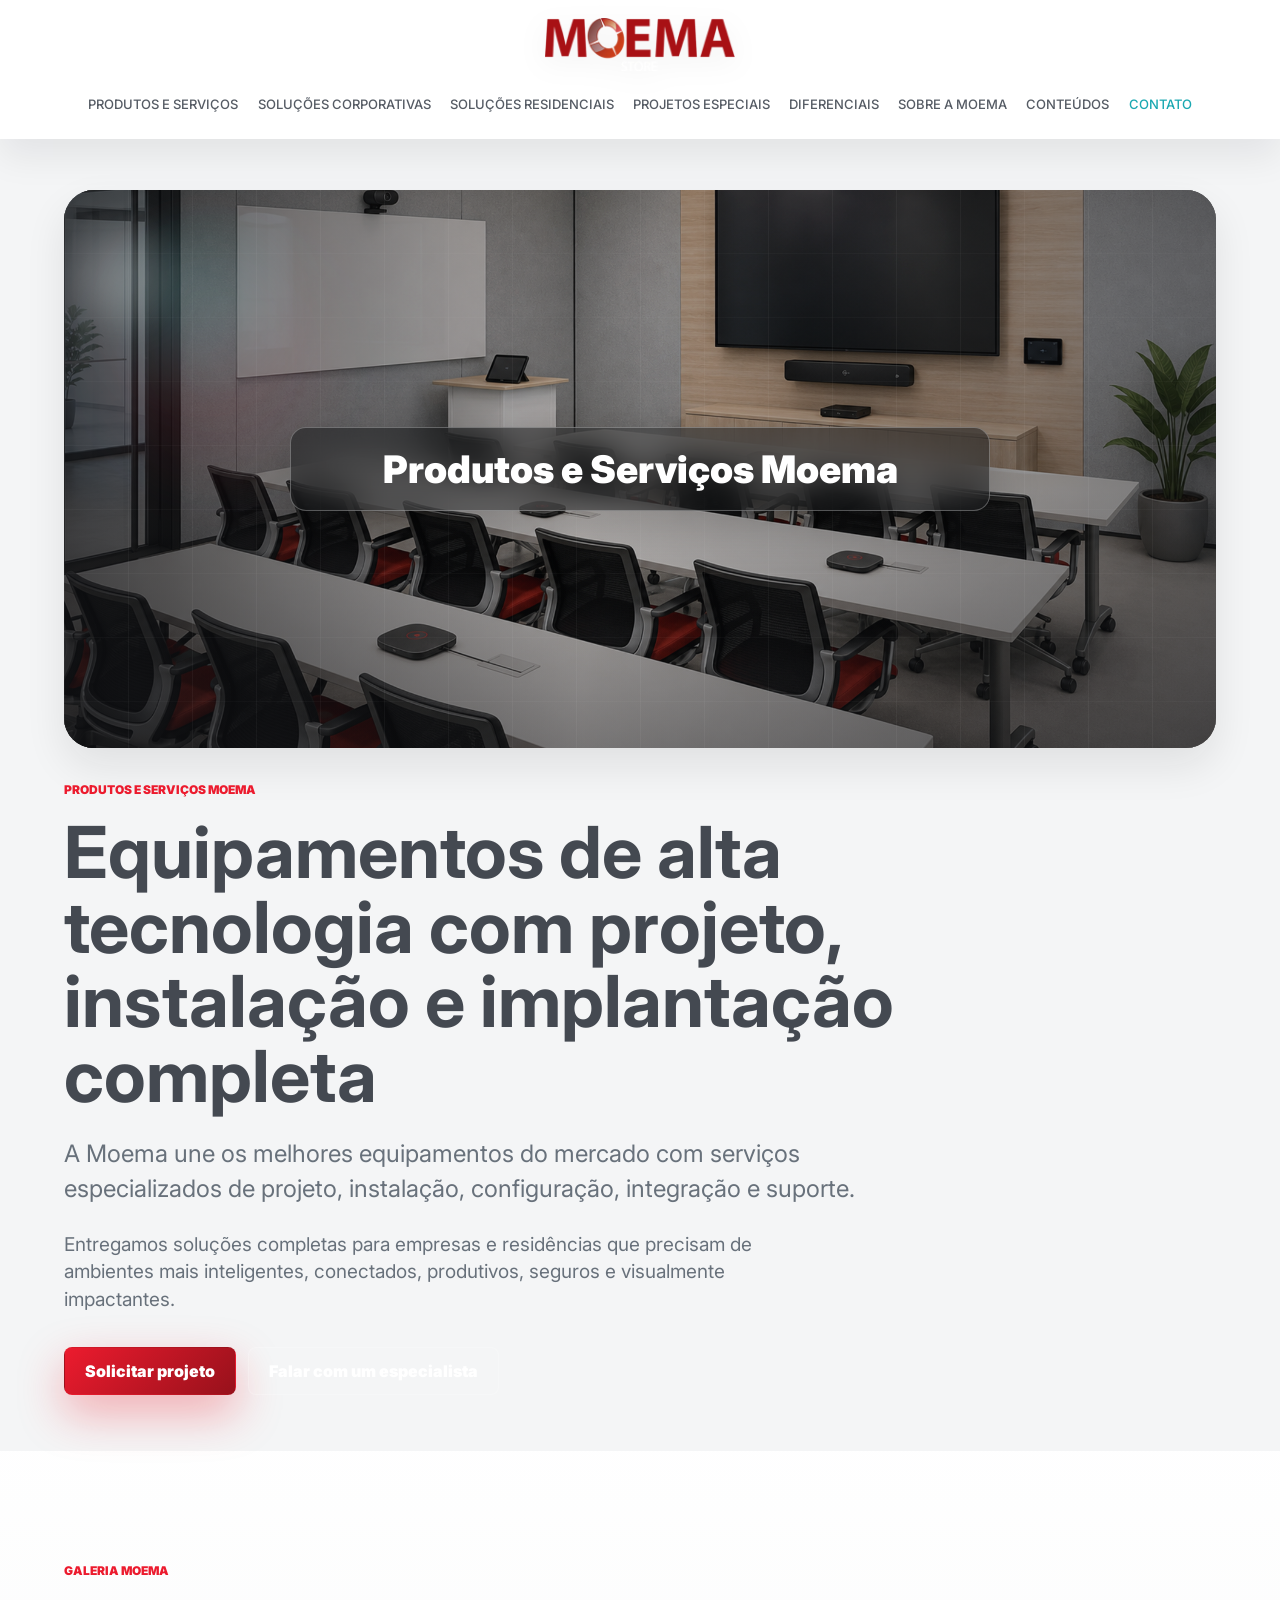
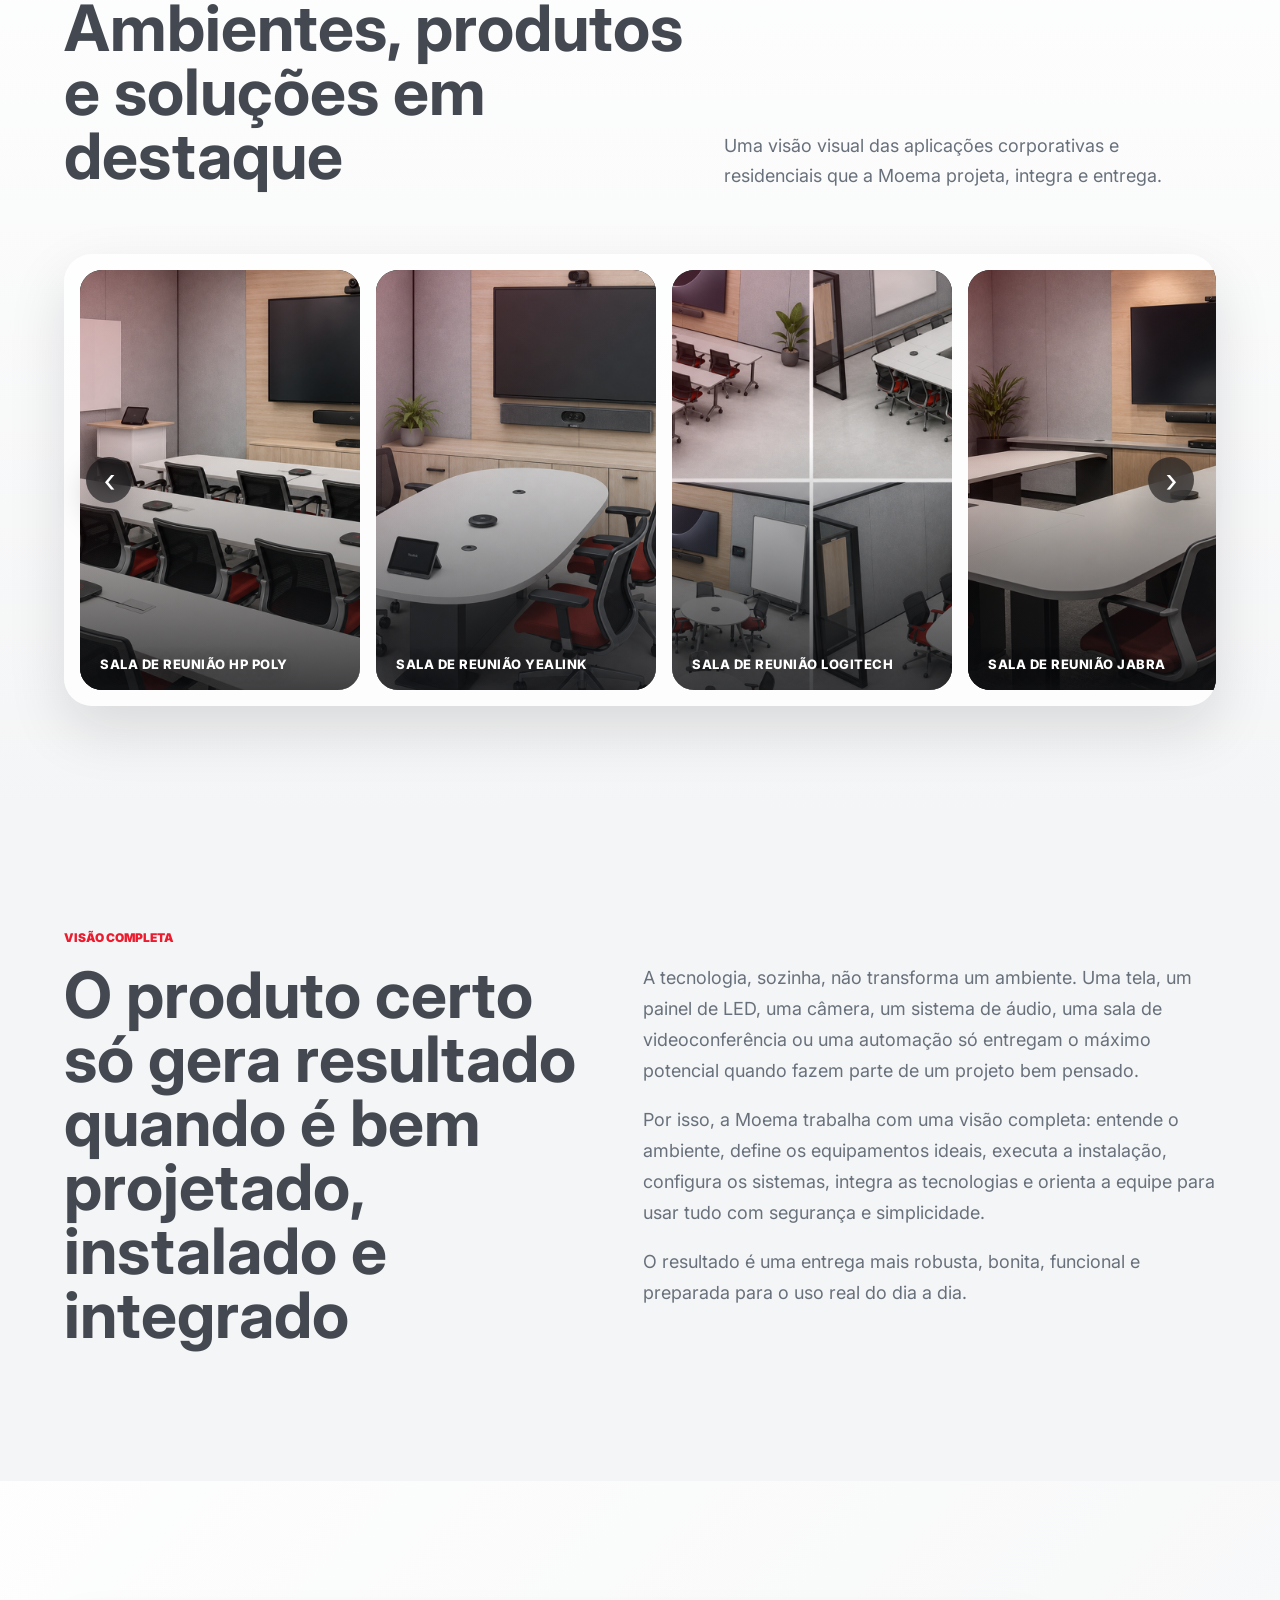
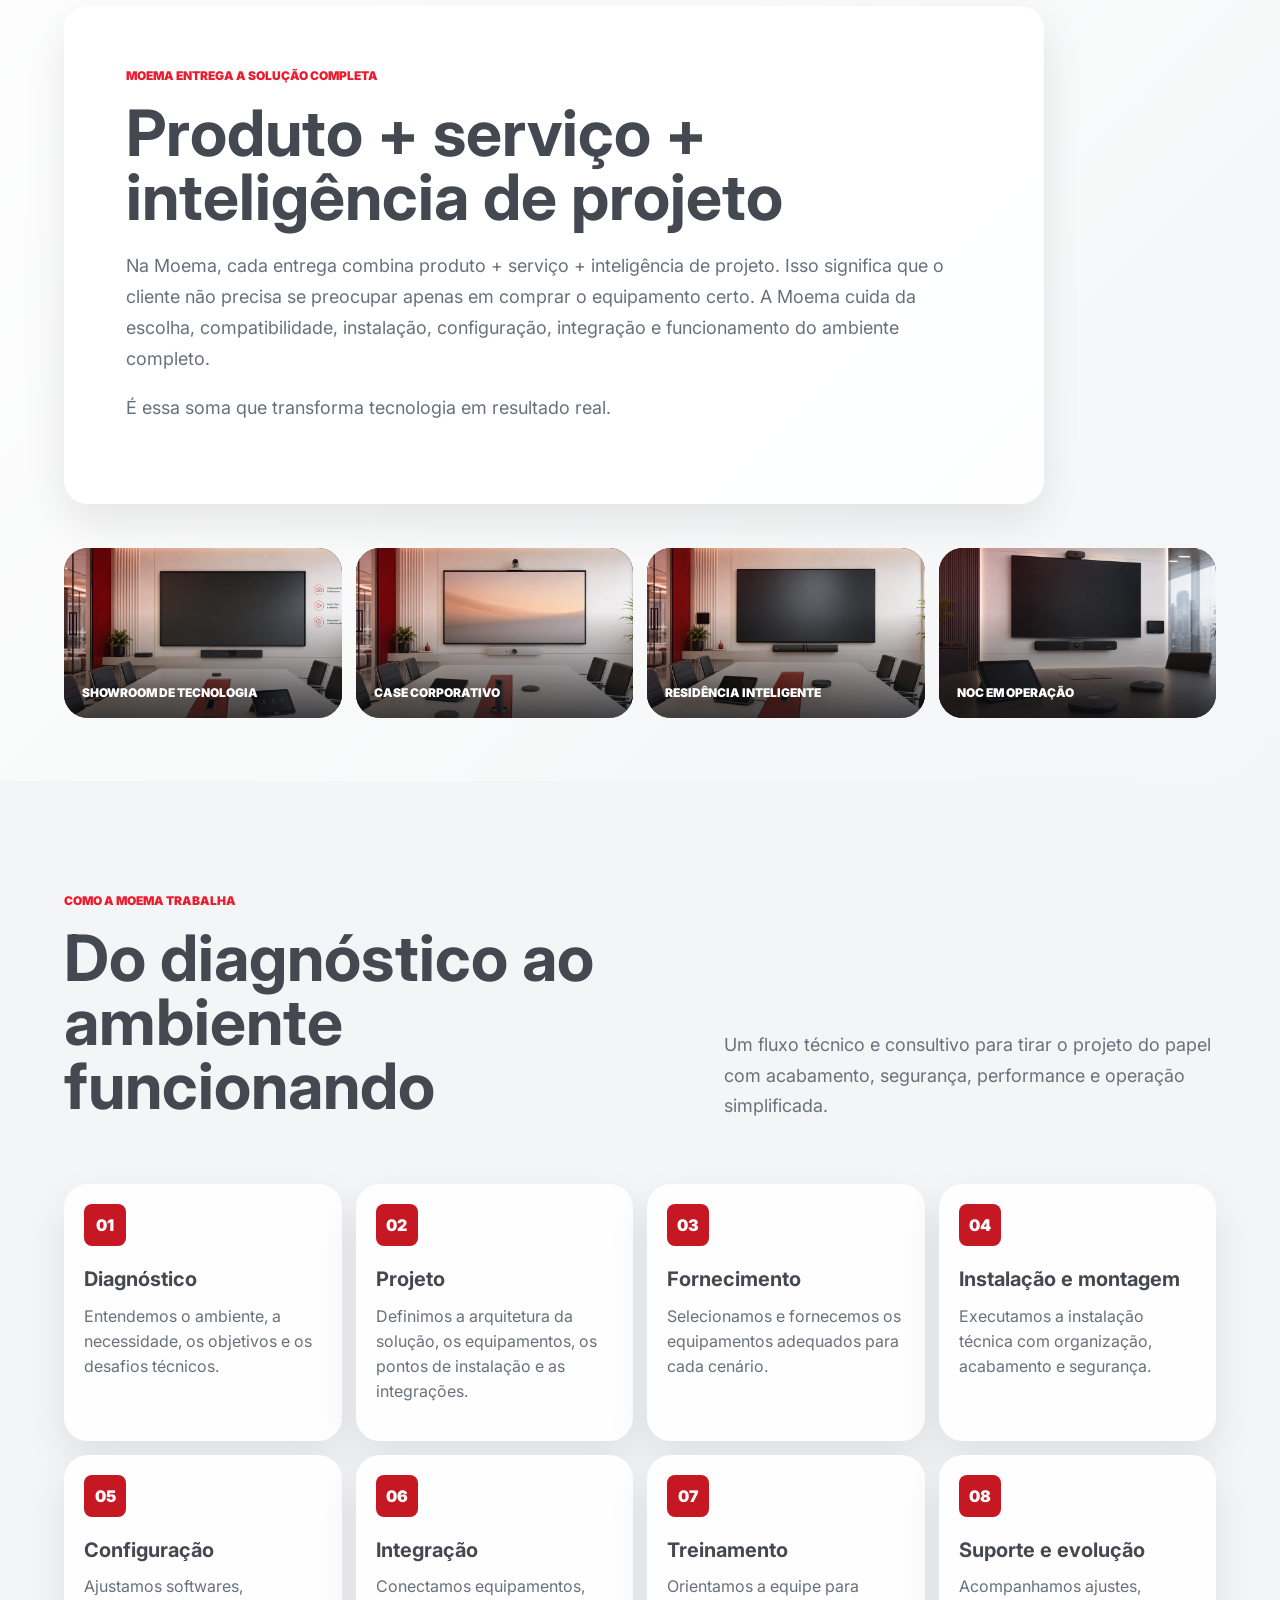
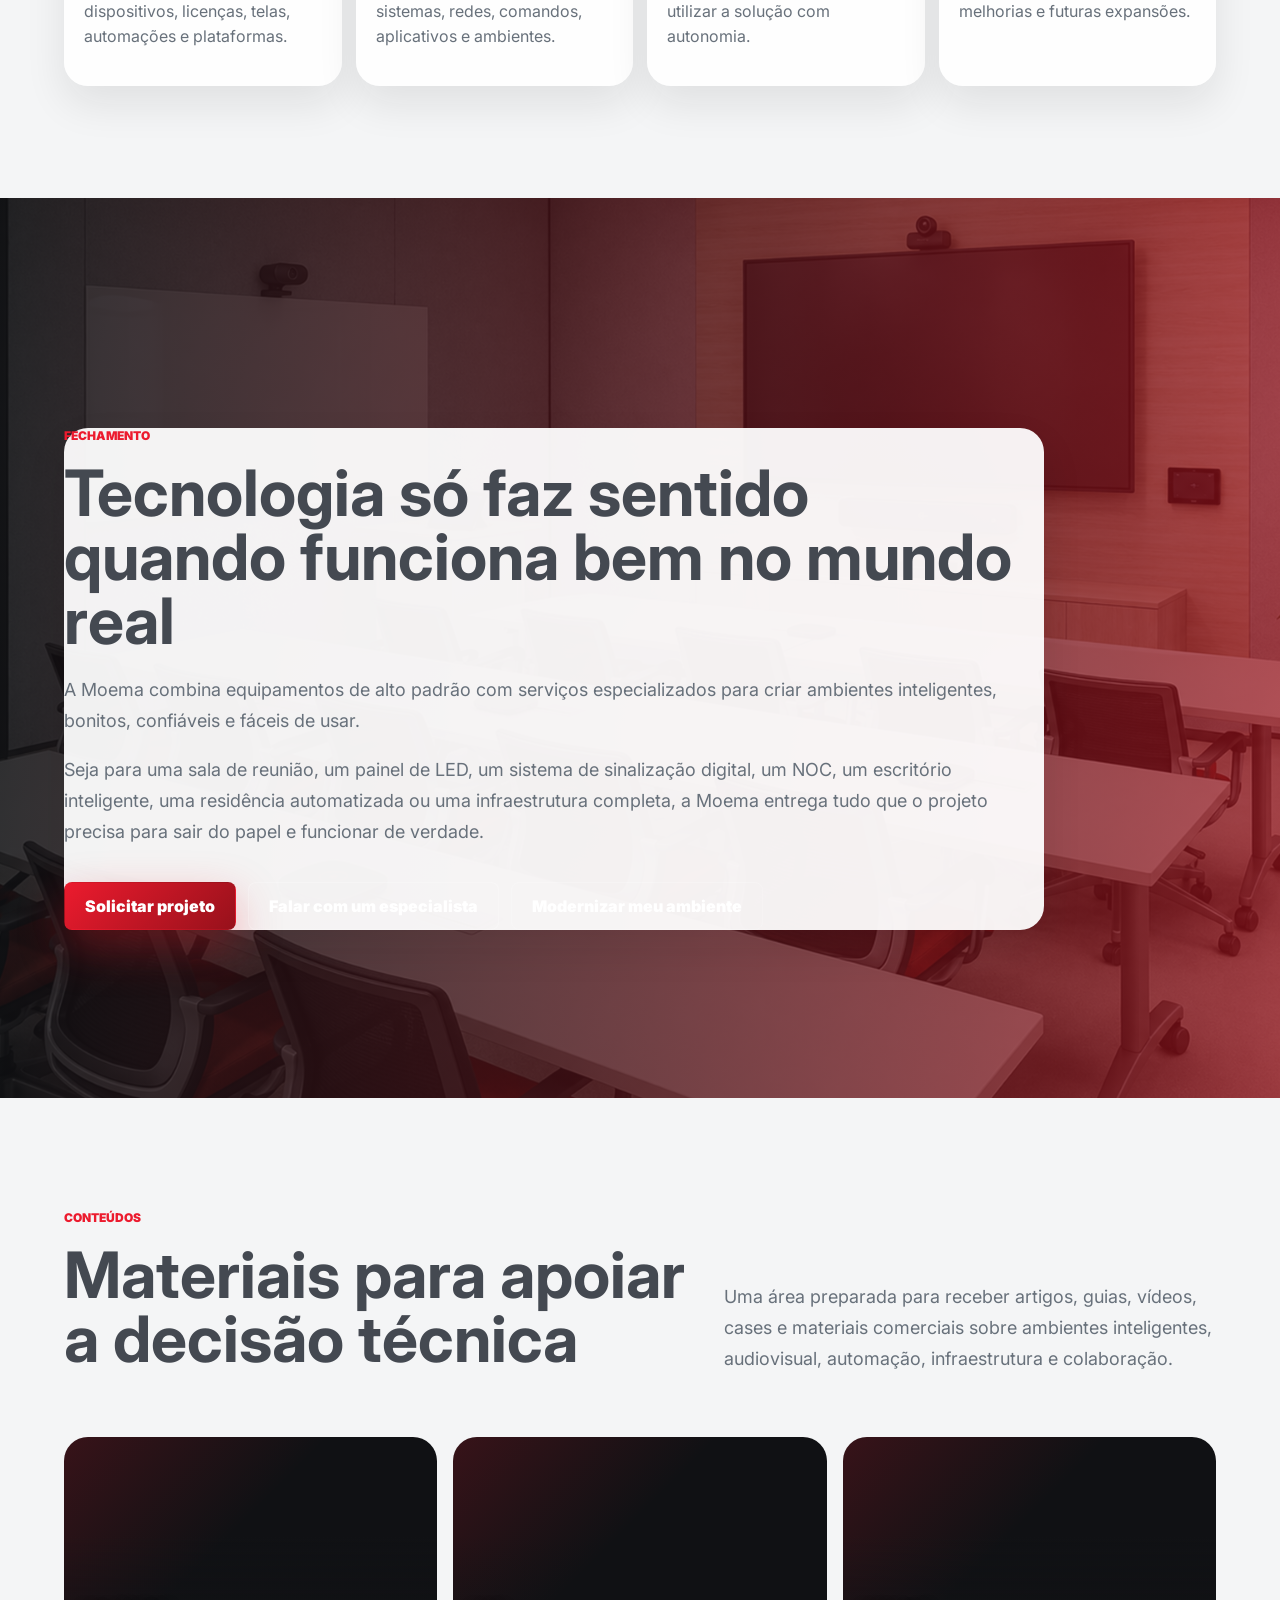
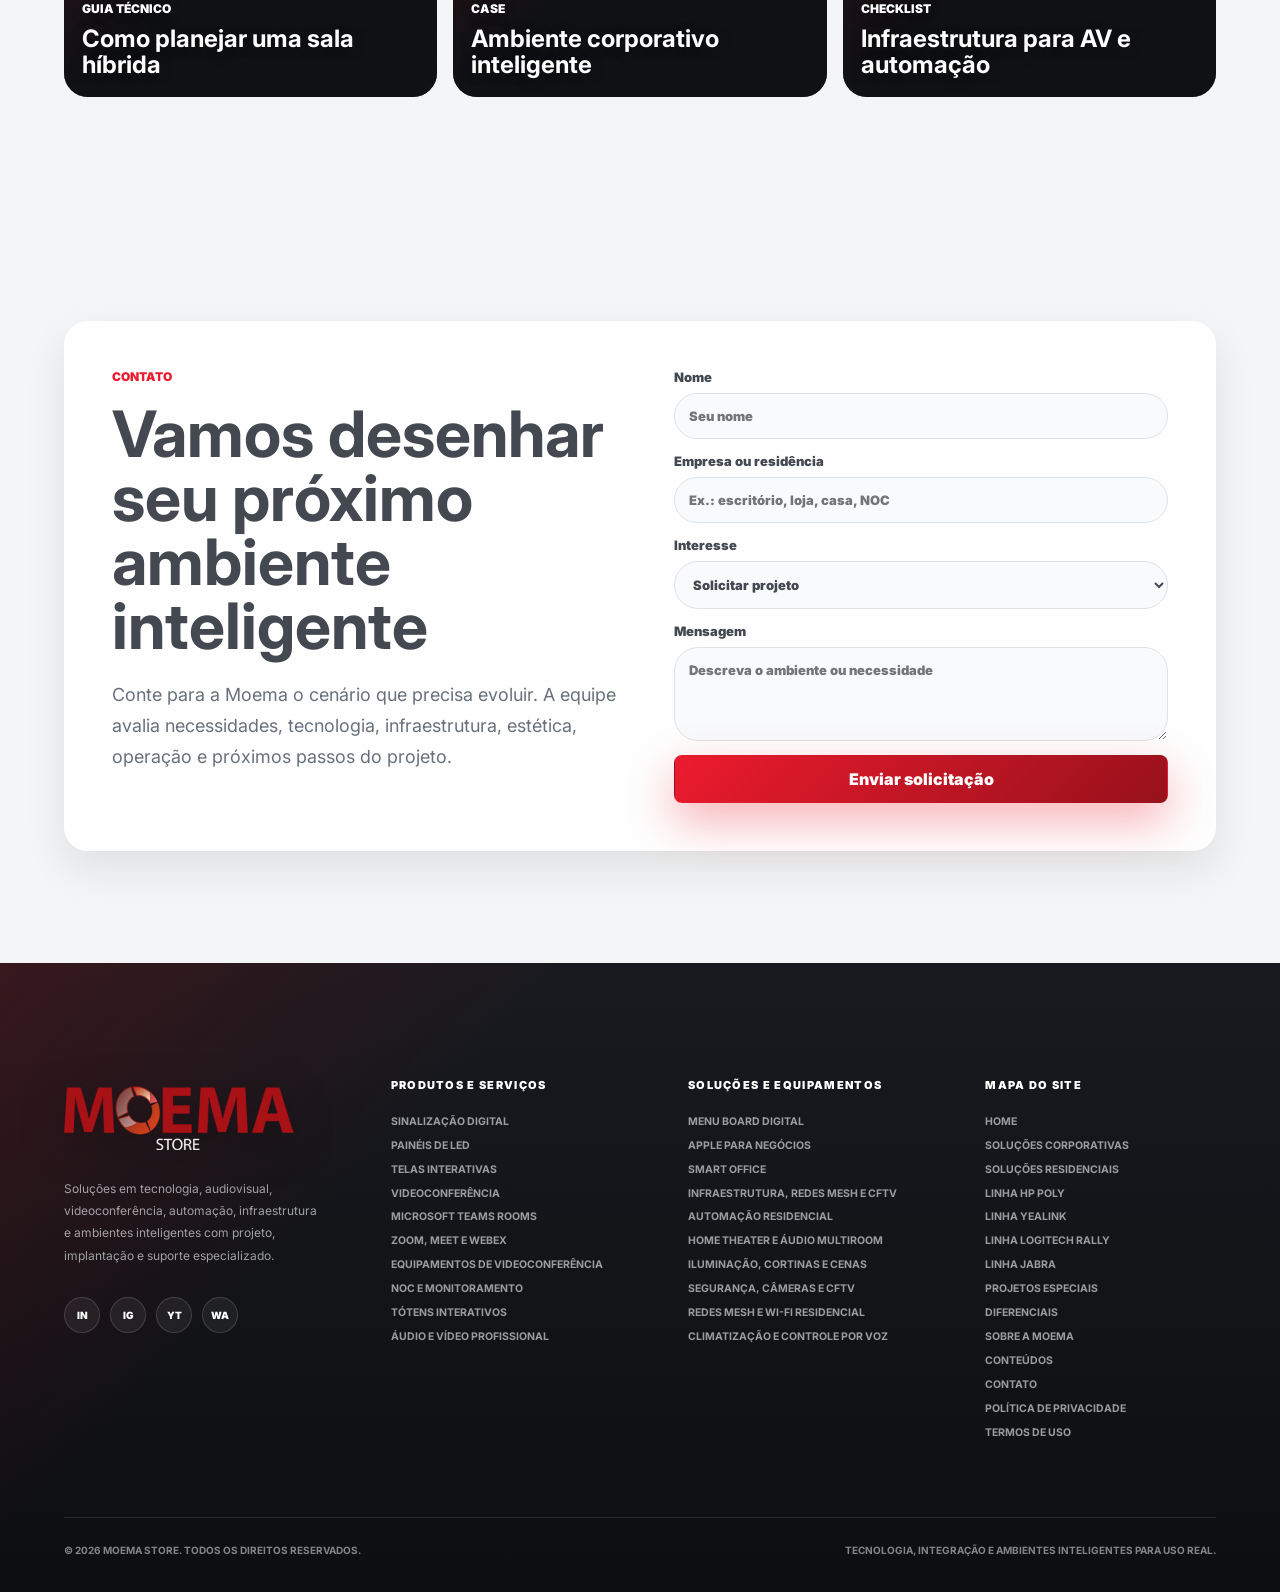
<file: index.html>
<!doctype html>
<html lang="pt-BR">
  <head>
    <meta charset="UTF-8" />
    <meta name="viewport" content="width=device-width, initial-scale=1.0" />
    <title>Produtos e Serviços Moema</title>
    <meta
      name="description"
      content="Equipamentos de alta tecnologia com projeto, instalação e implantação completa para ambientes inteligentes."
    />
    <link rel="preconnect" href="https://fonts.googleapis.com" />
    <link rel="preconnect" href="https://fonts.gstatic.com" crossorigin />
    <link
      href="https://fonts.googleapis.com/css2?family=Inter:wght@400;500;600;700;800;900&display=swap"
      rel="stylesheet"
    />
    <link rel="stylesheet" href="styles.css" />
  </head>
  <body>
    <div class="site-shell">
      <header class="topbar" id="topo">
        <a class="brand" href="#topo" aria-label="Moema">
          <img src="assets/logo-moema.webp" alt="Moema" />
        </a>
        <button class="menu-toggle" type="button" aria-label="Abrir menu" aria-expanded="false">
          <span></span>
          <span></span>
        </button>
        <nav class="main-nav" aria-label="Menu principal">
          <div class="nav-item has-submenu">
            <a class="submenu-trigger" href="#produtos" aria-expanded="false">Produtos e Serviços</a>
            <div class="submenu" aria-label="Submenu Produtos e Serviços">
              <a href="solucoes-corporativas/?solucao=sinalizacao-digital">Sinalização Digital</a>
              <a href="solucoes-corporativas/?solucao=paineis-led">Painéis de LED</a>
              <a href="solucoes-corporativas/?solucao=telas-interativas">Telas Interativas</a>
              <a href="solucoes-corporativas/?solucao=videoconferencia-hibrida">Videoconferência</a>
              <a href="solucoes-corporativas/?solucao=microsoft-teams-rooms">Microsoft Teams Rooms</a>
              <a href="solucoes-corporativas/?solucao=zoom-meet-webex">Zoom, Meet e Webex</a>
              <a href="solucoes-corporativas/?solucao=equipamentos-videoconferencia">Equipamentos de Videoconferência</a>
              <a href="solucoes-corporativas/?solucao=noc-monitoramento">NOC e Monitoramento</a>
              <a href="solucoes-corporativas/?solucao=totens-interativos">Tótens Interativos</a>
              <a href="solucoes-corporativas/?solucao=audio-video-profissional">Áudio e Vídeo Profissional</a>
              <a href="solucoes-corporativas/?solucao=menu-board-digital">Menu Board Digital</a>
              <a href="solucoes-corporativas/?solucao=apple-negocios">Apple para Negócios</a>
              <a href="solucoes-corporativas/?solucao=smart-office">Smart Office</a>
              <a href="solucoes-residenciais/?solucao=automacao-residencial">Automação Residencial</a>
              <a href="solucoes-residenciais/?solucao=home-theater-audio">Home Theater e Áudio Multiroom</a>
              <a href="solucoes-residenciais/?solucao=iluminacao-cortinas">Iluminação, Cortinas e Cenas</a>
              <a href="solucoes-residenciais/?solucao=seguranca-cftv">Segurança, Câmeras e CFTV</a>
              <a href="solucoes-residenciais/?solucao=redes-mesh-wifi">Redes Mesh e Wi-Fi Residencial</a>
              <a href="solucoes-residenciais/?solucao=climatizacao-voz">Climatização e Controle por Voz</a>
              <a href="solucoes-corporativas/?solucao=infraestrutura-redes-cftv">Infraestrutura, Redes Mesh e CFTV</a>
            </div>
          </div>
          <div class="nav-item has-submenu">
            <a class="submenu-trigger" href="solucoes-corporativas/" aria-expanded="false">Soluções Corporativas</a>
            <div class="submenu" aria-label="Submenu Soluções Corporativas">
              <a href="solucoes-corporativas/?solucao=sinalizacao-digital">Sinalização Digital</a>
              <a href="solucoes-corporativas/?solucao=paineis-led">Painéis de LED</a>
              <a href="solucoes-corporativas/?solucao=telas-interativas">Telas Interativas</a>
              <a href="solucoes-corporativas/?solucao=videoconferencia-hibrida">Videoconferência</a>
              <a href="solucoes-corporativas/?solucao=microsoft-teams-rooms">Microsoft Teams Rooms</a>
              <a href="solucoes-corporativas/?solucao=zoom-meet-webex">Zoom, Meet e Webex</a>
              <a href="solucoes-corporativas/?solucao=equipamentos-videoconferencia">Equipamentos de Videoconferência</a>
              <a href="solucoes-corporativas/?solucao=noc-monitoramento">NOC e Monitoramento</a>
              <a href="solucoes-corporativas/?solucao=totens-interativos">Tótens Interativos</a>
              <a href="solucoes-corporativas/?solucao=audio-video-profissional">Áudio e Vídeo Profissional</a>
              <a href="solucoes-corporativas/?solucao=menu-board-digital">Menu Board Digital</a>
              <a href="solucoes-corporativas/?solucao=apple-negocios">Apple para Negócios</a>
              <a href="solucoes-corporativas/?solucao=smart-office">Smart Office</a>
              <a href="solucoes-corporativas/?solucao=infraestrutura-redes-cftv">Infraestrutura, Redes Mesh e CFTV</a>
            </div>
          </div>
          <div class="nav-item has-submenu">
            <a class="submenu-trigger" href="solucoes-residenciais/" aria-expanded="false">Soluções Residenciais</a>
            <div class="submenu submenu-compact" aria-label="Submenu Soluções Residenciais">
              <a href="solucoes-residenciais/?solucao=automacao-residencial">Automação Residencial</a>
              <a href="solucoes-residenciais/?solucao=home-theater-audio">Home Theater e Áudio Multiroom</a>
              <a href="solucoes-residenciais/?solucao=iluminacao-cortinas">Iluminação, Cortinas e Cenas</a>
              <a href="solucoes-residenciais/?solucao=seguranca-cftv">Segurança, Câmeras e CFTV</a>
              <a href="solucoes-residenciais/?solucao=redes-mesh-wifi">Redes Mesh e Wi-Fi Residencial</a>
              <a href="solucoes-residenciais/?solucao=climatizacao-voz">Climatização e Controle por Voz</a>
            </div>
          </div>
          <a href="#projetos">Projetos Especiais</a>
          <a href="#diferenciais">Diferenciais</a>
          <a href="#sobre">Sobre a Moema</a>
          <a href="#conteudos">Conteúdos</a>
          <a href="#contato">Contato</a>
        </nav>
      </header>

      <main>
        <section class="hero section-screen" aria-labelledby="hero-title">
          <div class="hero-bg" aria-hidden="true">
            <span class="pulse pulse-one"></span>
            <span class="pulse pulse-two"></span>
            <span class="grid-plane"></span>
          </div>
          <div class="hero-content">
            <p class="eyebrow">Produtos e Serviços Moema</p>
            <h1 id="hero-title">Equipamentos de alta tecnologia com projeto, instalação e implantação completa</h1>
            <p class="hero-copy">
              A Moema une os melhores equipamentos do mercado com serviços especializados de projeto,
              instalação, configuração, integração e suporte.
            </p>
            <p class="hero-copy hero-copy-secondary">
              Entregamos soluções completas para empresas e residências que precisam de ambientes mais
              inteligentes, conectados, produtivos, seguros e visualmente impactantes.
            </p>
            <div class="hero-actions" aria-label="Ações principais">
              <a class="btn btn-primary" href="#contato">Solicitar projeto</a>
              <a class="btn btn-secondary" href="#contato">Falar com um especialista</a>
            </div>
          </div>
          <aside class="hero-panel hero-showcase" aria-label="Resumo de implantação">
            <img class="hero-showcase-image" src="assets/generated-environments/hppoly/ambiente-001-hppoly.png" alt="Showroom Moema com soluções digitais integradas" />
            <div class="hero-showcase-label">Produtos e Serviços Moema</div>
            <div class="signal-card">
              <span class="signal-dot"></span>
              <strong>Ambientes inteligentes</strong>
              <small>produto + serviço + integração</small>
            </div>
            <div class="visual-stack">
              <div class="visual-tile visual-tile-large">
                <span>Case real</span>
              </div>
              <div class="visual-tile">
                <span>Cliente</span>
              </div>
              <div class="visual-tile">
                <span>Projeto</span>
              </div>
            </div>
            <dl class="hero-metrics">
              <div>
                <dt>8</dt>
                <dd>etapas de implantação</dd>
              </div>
              <div>
                <dt>360°</dt>
                <dd>visão técnica do ambiente</dd>
              </div>
            </dl>
          </aside>
        </section>

        <section class="photo-slider-section section-pad" aria-labelledby="photo-slider-title">
          <div class="section-head">
            <div>
              <div class="section-kicker">Galeria Moema</div>
              <h2 id="photo-slider-title">Ambientes, produtos e soluções em destaque</h2>
            </div>
            <p>
              Uma visão visual das aplicações corporativas e residenciais que a Moema projeta, integra e entrega.
            </p>
          </div>
          <div class="photo-slider" aria-label="Galeria de imagens Moema">
            <button class="slider-control slider-prev" type="button" aria-label="Imagem anterior">‹</button>
            <div class="slider-viewport" id="photoSliderViewport">
              <div class="slider-track" id="photoSliderTrack"></div>
            </div>
            <button class="slider-control slider-next" type="button" aria-label="Próxima imagem">›</button>
          </div>
        </section>

        <section class="intro section-pad" id="corporativo" aria-labelledby="intro-title">
          <div class="section-kicker">Visão completa</div>
          <div class="split">
            <div>
              <h2 id="intro-title">O produto certo só gera resultado quando é bem projetado, instalado e integrado</h2>
            </div>
            <div class="text-flow">
              <p>
                A tecnologia, sozinha, não transforma um ambiente. Uma tela, um painel de LED, uma câmera,
                um sistema de áudio, uma sala de videoconferência ou uma automação só entregam o máximo
                potencial quando fazem parte de um projeto bem pensado.
              </p>
              <p>
                Por isso, a Moema trabalha com uma visão completa: entende o ambiente, define os
                equipamentos ideais, executa a instalação, configura os sistemas, integra as tecnologias e
                orienta a equipe para usar tudo com segurança e simplicidade.
              </p>
              <p>
                O resultado é uma entrega mais robusta, bonita, funcional e preparada para o uso real do dia
                a dia.
              </p>
            </div>
          </div>
        </section>

        <section class="institutional section-screen" id="sobre" aria-labelledby="institutional-title">
          <div class="wide-panel">
            <div class="section-kicker">Moema entrega a solução completa</div>
            <h2 id="institutional-title">Produto + serviço + inteligência de projeto</h2>
            <p>
              Na Moema, cada entrega combina produto + serviço + inteligência de projeto. Isso significa que
              o cliente não precisa se preocupar apenas em comprar o equipamento certo. A Moema cuida da
              escolha, compatibilidade, instalação, configuração, integração e funcionamento do ambiente
              completo.
            </p>
            <p>É essa soma que transforma tecnologia em resultado real.</p>
          </div>
          <div class="case-strip" aria-label="Espaços para clientes e cases">
            <article>
              <img src="assets/generated-environments/yeahlink/ambiente-010-yeahlink.png" alt="Showroom com produtos Moema em exposição" />
              <span>Showroom de tecnologia</span>
            </article>
            <article>
              <img src="assets/generated-environments/logitechrally/ambiente-010-logitechrally.png" alt="Auditório corporativo com audiovisual Moema" />
              <span>Case corporativo</span>
            </article>
            <article>
              <img src="assets/generated-environments/jabra/ambiente-010-jabra.png" alt="Residência inteligente com automação Moema" />
              <span>Residência inteligente</span>
            </article>
            <article>
              <img src="assets/generated-environments/hppoly/ambiente-011-hppoly.png" alt="Sala de monitoramento com dashboards e video wall" />
              <span>NOC em operação</span>
            </article>
          </div>
        </section>

        <section class="process section-pad" id="projetos" aria-labelledby="process-title">
          <div class="section-head">
            <div>
              <div class="section-kicker">Como a Moema trabalha</div>
              <h2 id="process-title">Do diagnóstico ao ambiente funcionando</h2>
            </div>
            <p>
              Um fluxo técnico e consultivo para tirar o projeto do papel com acabamento, segurança,
              performance e operação simplificada.
            </p>
          </div>
          <div class="timeline">
            <article>
              <span>01</span>
              <h3>Diagnóstico</h3>
              <p>Entendemos o ambiente, a necessidade, os objetivos e os desafios técnicos.</p>
            </article>
            <article>
              <span>02</span>
              <h3>Projeto</h3>
              <p>Definimos a arquitetura da solução, os equipamentos, os pontos de instalação e as integrações.</p>
            </article>
            <article>
              <span>03</span>
              <h3>Fornecimento</h3>
              <p>Selecionamos e fornecemos os equipamentos adequados para cada cenário.</p>
            </article>
            <article>
              <span>04</span>
              <h3>Instalação e montagem</h3>
              <p>Executamos a instalação técnica com organização, acabamento e segurança.</p>
            </article>
            <article>
              <span>05</span>
              <h3>Configuração</h3>
              <p>Ajustamos softwares, dispositivos, licenças, telas, automações e plataformas.</p>
            </article>
            <article>
              <span>06</span>
              <h3>Integração</h3>
              <p>Conectamos equipamentos, sistemas, redes, comandos, aplicativos e ambientes.</p>
            </article>
            <article>
              <span>07</span>
              <h3>Treinamento</h3>
              <p>Orientamos a equipe para utilizar a solução com autonomia.</p>
            </article>
            <article>
              <span>08</span>
              <h3>Suporte e evolução</h3>
              <p>Acompanhamos ajustes, melhorias e futuras expansões.</p>
            </article>
          </div>
        </section>

        <section class="closing section-screen" id="diferenciais" aria-labelledby="closing-title">
          <div class="closing-copy">
            <div class="section-kicker">Fechamento</div>
            <h2 id="closing-title">Tecnologia só faz sentido quando funciona bem no mundo real</h2>
            <p>
              A Moema combina equipamentos de alto padrão com serviços especializados para criar ambientes
              inteligentes, bonitos, confiáveis e fáceis de usar.
            </p>
            <p>
              Seja para uma sala de reunião, um painel de LED, um sistema de sinalização digital, um NOC, um
              escritório inteligente, uma residência automatizada ou uma infraestrutura completa, a Moema
              entrega tudo que o projeto precisa para sair do papel e funcionar de verdade.
            </p>
            <div class="hero-actions">
              <a class="btn btn-primary" href="#contato">Solicitar projeto</a>
              <a class="btn btn-secondary" href="#contato">Falar com um especialista</a>
              <a class="btn btn-ghost" href="#contato">Modernizar meu ambiente</a>
            </div>
          </div>
        </section>

        <section class="content-hub section-pad" id="conteudos" aria-labelledby="content-title">
          <div class="section-head">
            <div>
              <div class="section-kicker">Conteúdos</div>
              <h2 id="content-title">Materiais para apoiar a decisão técnica</h2>
            </div>
            <p>
              Uma área preparada para receber artigos, guias, vídeos, cases e materiais comerciais sobre
              ambientes inteligentes, audiovisual, automação, infraestrutura e colaboração.
            </p>
          </div>
          <div class="content-grid">
            <article>
              <span>Guia técnico</span>
              <strong>Como planejar uma sala híbrida</strong>
            </article>
            <article>
              <span>Case</span>
              <strong>Ambiente corporativo inteligente</strong>
            </article>
            <article>
              <span>Checklist</span>
              <strong>Infraestrutura para AV e automação</strong>
            </article>
          </div>
        </section>

        <section class="contact section-pad" id="contato" aria-labelledby="contact-title">
          <div class="contact-card">
            <div>
              <div class="section-kicker">Contato</div>
              <h2 id="contact-title">Vamos desenhar seu próximo ambiente inteligente</h2>
              <p>
                Conte para a Moema o cenário que precisa evoluir. A equipe avalia necessidades, tecnologia,
                infraestrutura, estética, operação e próximos passos do projeto.
              </p>
            </div>
            <form class="lead-form">
              <label>
                Nome
                <input type="text" name="nome" placeholder="Seu nome" />
              </label>
              <label>
                Empresa ou residência
                <input type="text" name="empresa" placeholder="Ex.: escritório, loja, casa, NOC" />
              </label>
              <label>
                Interesse
                <select name="interesse">
                  <option>Solicitar projeto</option>
                  <option>Falar com um especialista</option>
                  <option>Modernizar meu ambiente</option>
                </select>
              </label>
              <label>
                Mensagem
                <textarea name="mensagem" rows="4" placeholder="Descreva o ambiente ou necessidade"></textarea>
              </label>
              <button class="btn btn-primary" type="button">Enviar solicitação</button>
            </form>
          </div>
        </section>
      </main>
    </div>
    <script src="script.js"></script>
    <script src="hero-physics.js"></script>
    <script src="lightbox.js"></script>
    <script src="footer.js"></script>
  </body>
</html>
</file>
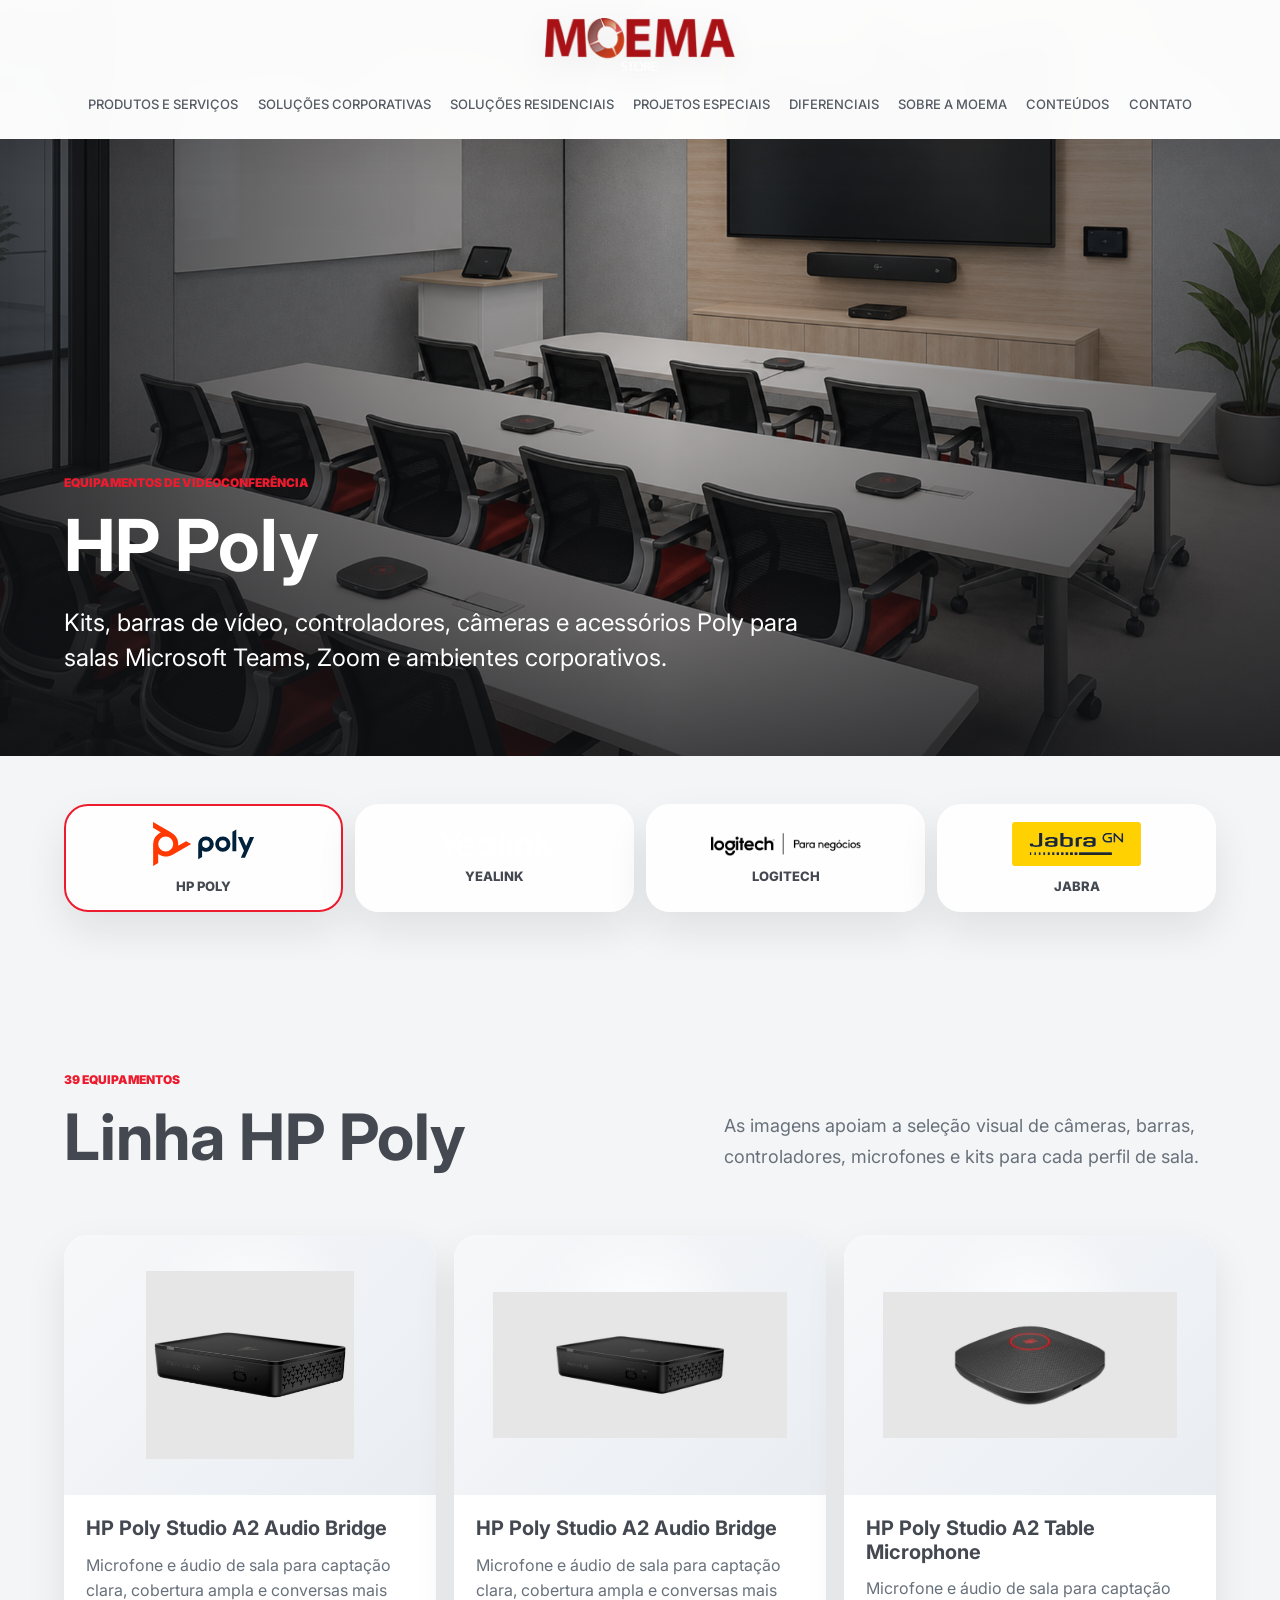
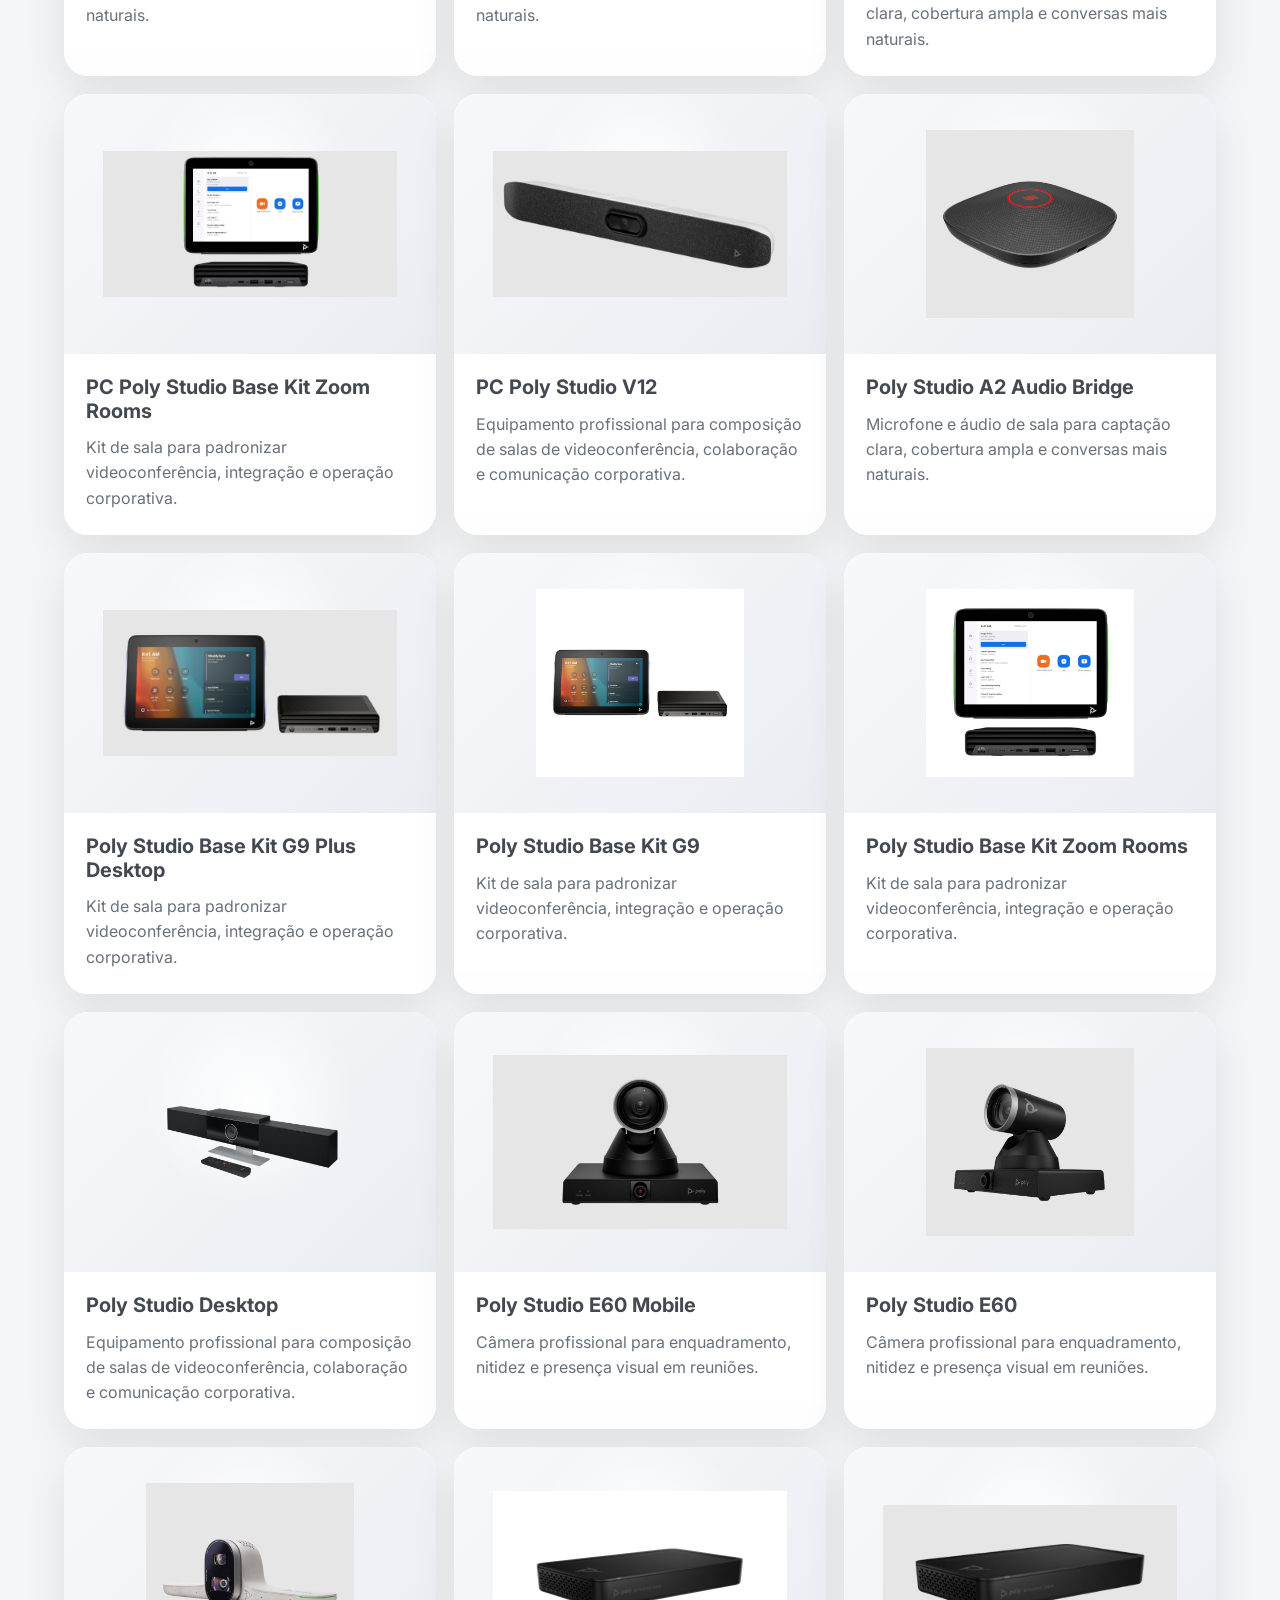
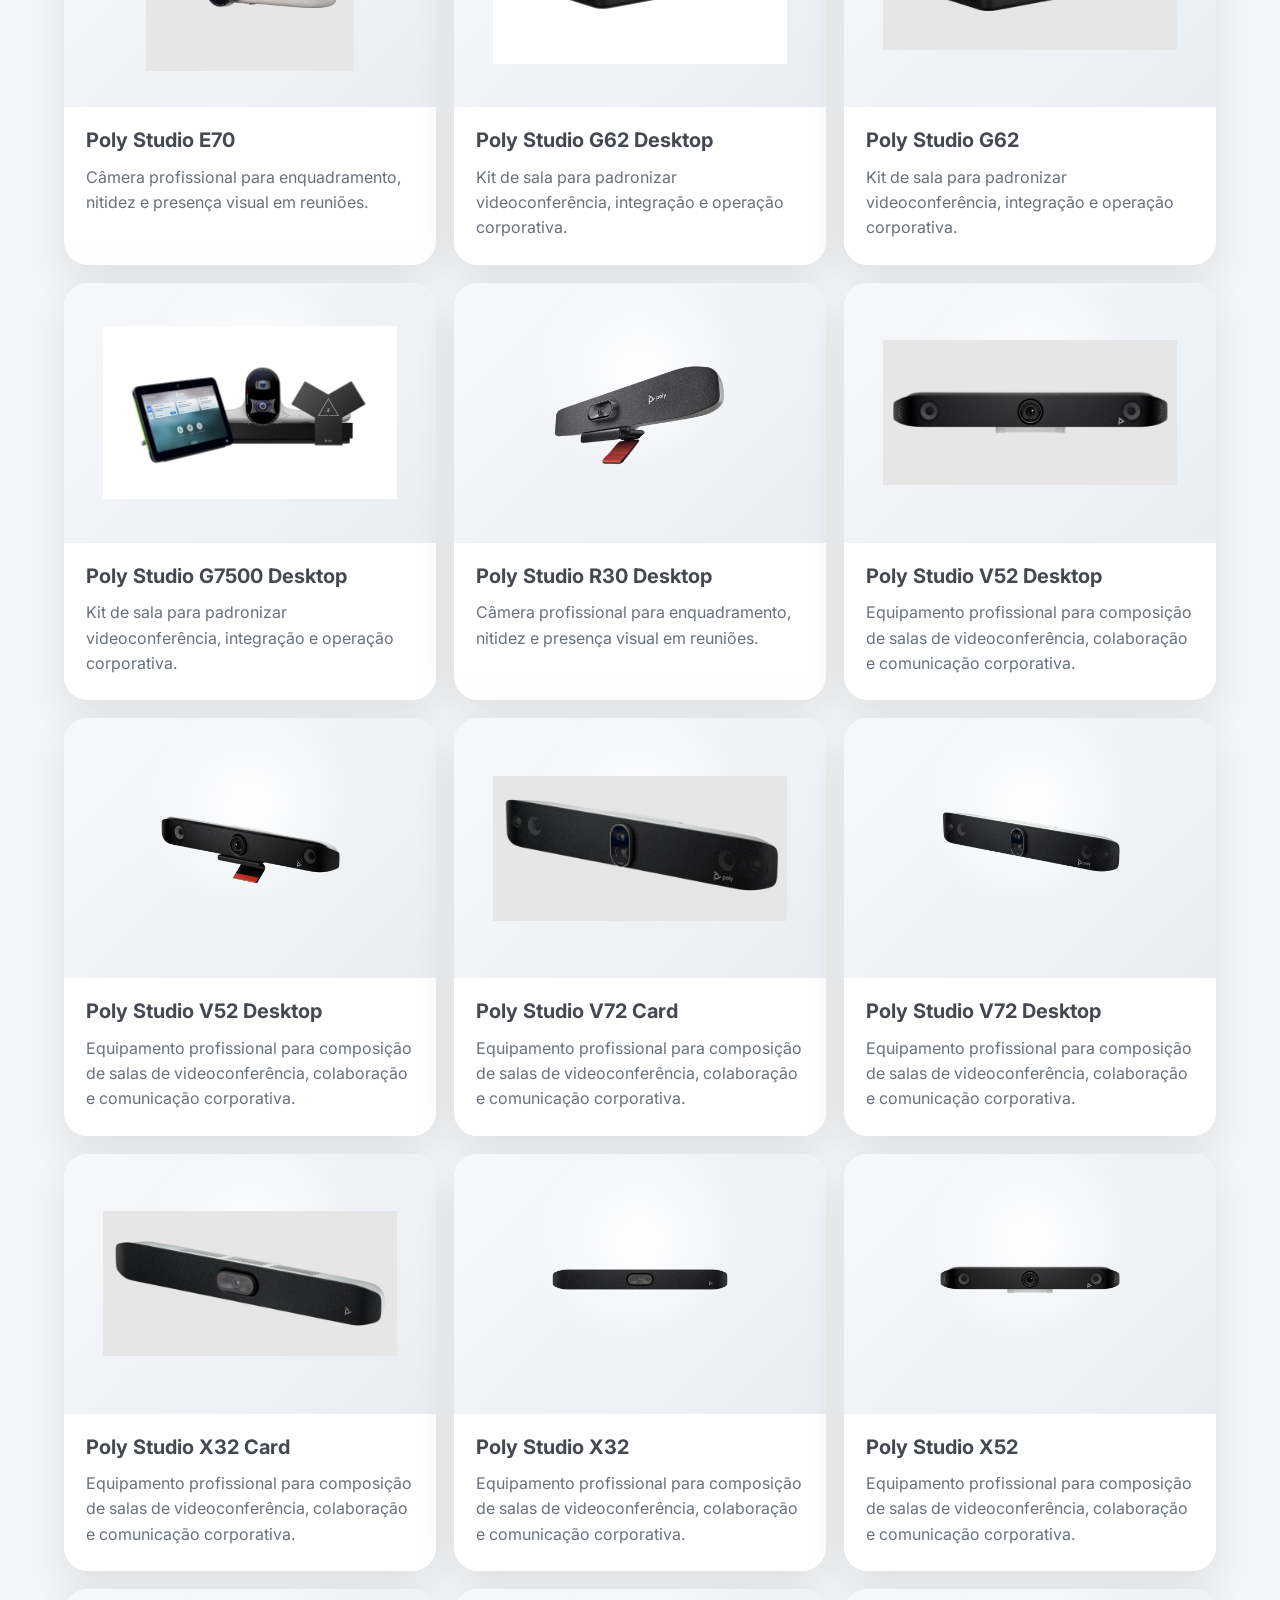
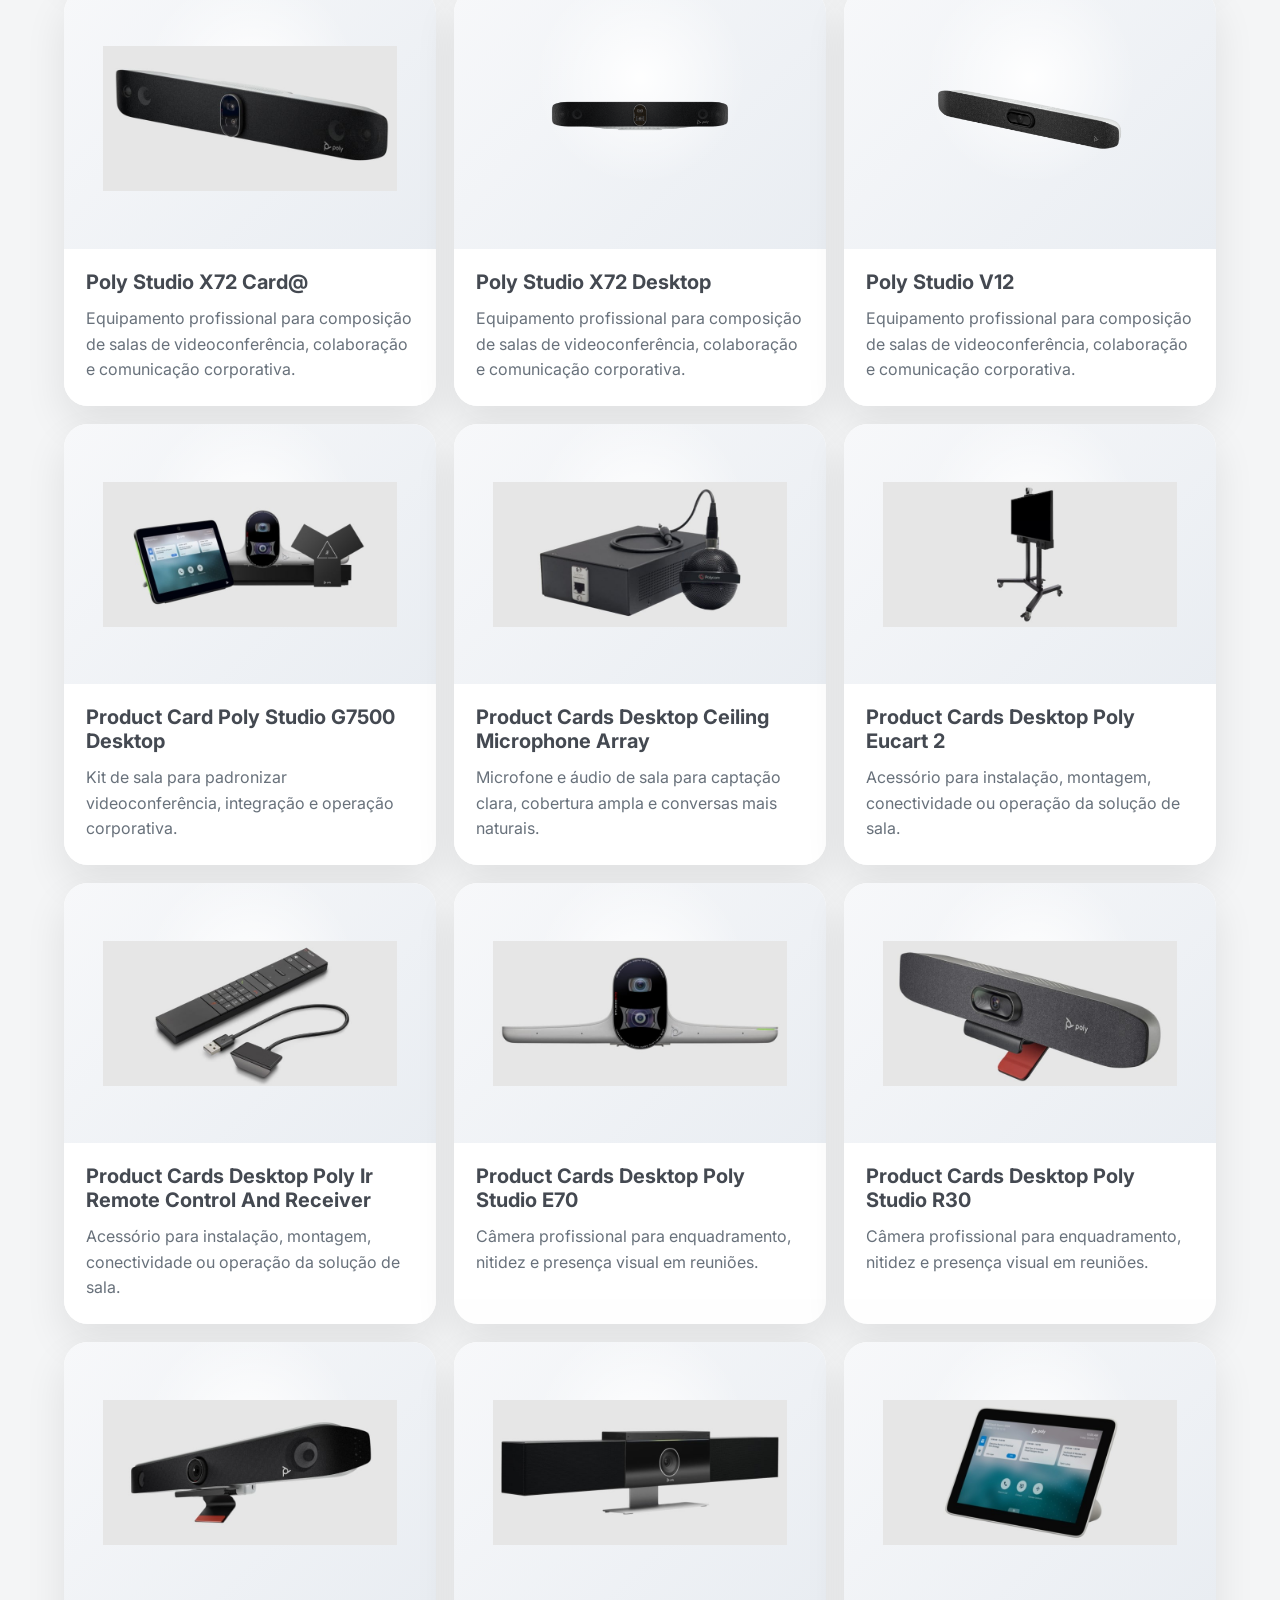
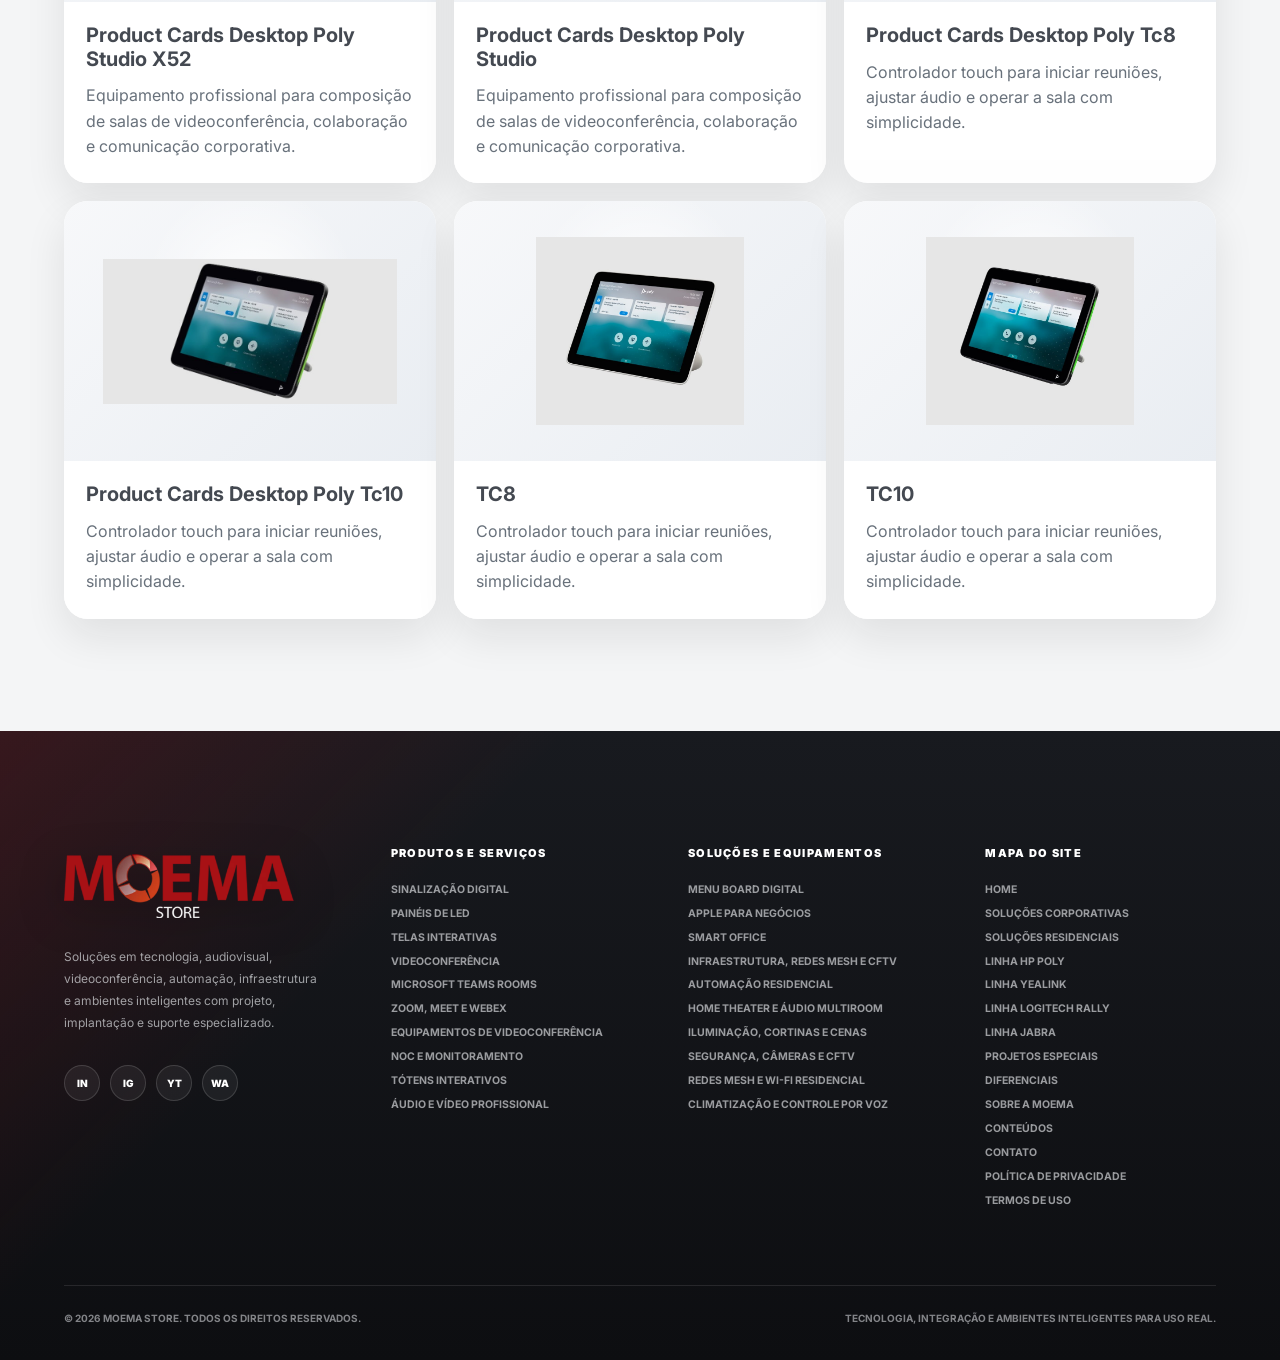
<file: equipamentos/index.html>
<!doctype html>
<html lang="pt-BR">
  <head>
    <meta charset="UTF-8" />
    <meta name="viewport" content="width=device-width, initial-scale=1.0" />
    <title>Equipamentos de Videoconferência | Moema</title>
    <meta
      name="description"
      content="Catálogo visual Moema com equipamentos HP Poly, Yealink, Logitech e Jabra para videoconferência corporativa."
    />
    <link rel="preconnect" href="https://fonts.googleapis.com" />
    <link rel="preconnect" href="https://fonts.gstatic.com" crossorigin />
    <link
      href="https://fonts.googleapis.com/css2?family=Inter:wght@400;500;600;700;800;900&display=swap"
      rel="stylesheet"
    />
    <link rel="stylesheet" href="../styles.css" />
  </head>
  <body class="solution-page equipment-page">
    <header class="topbar" id="topo">
      <a class="brand" href="../" aria-label="Moema">
        <img src="../assets/logo-moema.webp" alt="Moema" />
      </a>
      <button class="menu-toggle" type="button" aria-label="Abrir menu" aria-expanded="false">
        <span></span>
        <span></span>
      </button>
      <nav class="main-nav" aria-label="Menu principal">
        <div class="nav-item has-submenu">
          <a class="submenu-trigger" href="../#produtos" aria-expanded="false">Produtos e Serviços</a>
          <div class="submenu submenu-compact">
            <a href="../solucoes-corporativas/?solucao=videoconferencia-hibrida">Videoconferência</a>
            <a href="../solucoes-corporativas/?solucao=microsoft-teams-rooms">Microsoft Teams Rooms</a>
            <a href="../solucoes-corporativas/?solucao=zoom-meet-webex">Zoom, Meet e Webex</a>
            <a href="../solucoes-corporativas/?solucao=equipamentos-videoconferencia">Equipamentos de Videoconferência</a>
          </div>
        </div>
        <a href="../solucoes-corporativas/">Soluções Corporativas</a>
        <a href="../solucoes-residenciais/">Soluções Residenciais</a>
        <a href="../#projetos">Projetos Especiais</a>
        <a href="../#diferenciais">Diferenciais</a>
        <a href="../#sobre">Sobre a Moema</a>
        <a href="../#conteudos">Conteúdos</a>
        <a href="../#contato">Contato</a>
      </nav>
    </header>

    <main>
      <section class="equipment-hero section-screen">
        <div class="equipment-hero-media">
          <img id="equipmentHeroImage" src="../assets/generated-environments/hppoly/ambiente-001-hppoly.png" alt="Ambiente de videoconferência Moema" />
        </div>
        <div class="equipment-hero-copy">
          <div class="section-kicker">Equipamentos de videoconferência</div>
          <h1 id="brandTitle">Catálogo por marca</h1>
          <p id="brandIntro" class="hero-copy">
            Consulte fotos dos equipamentos, descrições rápidas e linhas indicadas para salas híbridas.
          </p>
        </div>
      </section>

      <section class="brand-tabs-section section-pad">
        <div class="brand-tabs" id="brandTabs"></div>
      </section>

      <section class="equipment-catalog section-pad">
        <div class="section-head">
          <div>
            <div class="section-kicker" id="brandKicker">Catálogo visual</div>
            <h2 id="catalogTitle">Equipamentos disponíveis</h2>
          </div>
          <p>
            As imagens apoiam a seleção visual de câmeras, barras, controladores, microfones e kits para cada perfil de sala.
          </p>
        </div>
        <div class="equipment-grid" id="equipmentGrid"></div>
      </section>
    </main>

    <script src="../equipment-data.js"></script>
    <script src="../equipment-page.js"></script>
    <script src="../lightbox.js"></script>
    <script src="../footer.js"></script>
  </body>
</html>
</file>
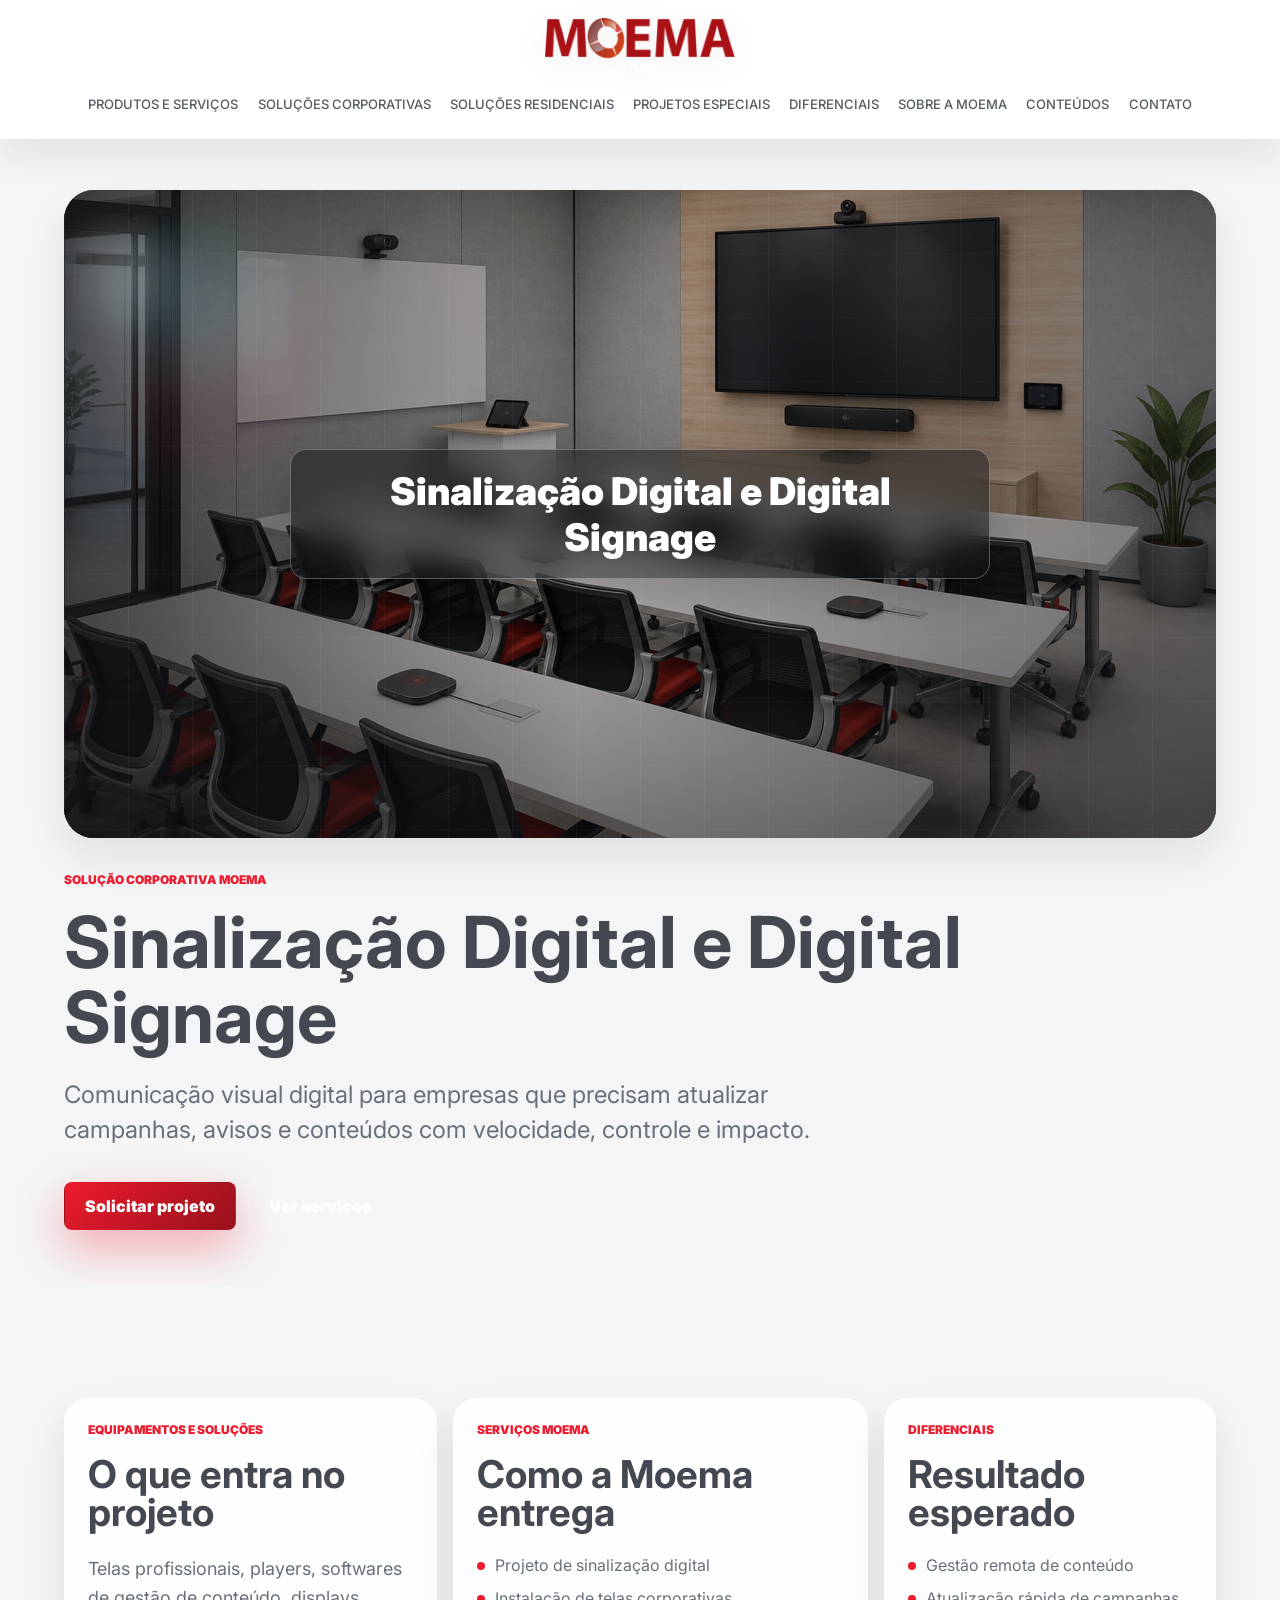
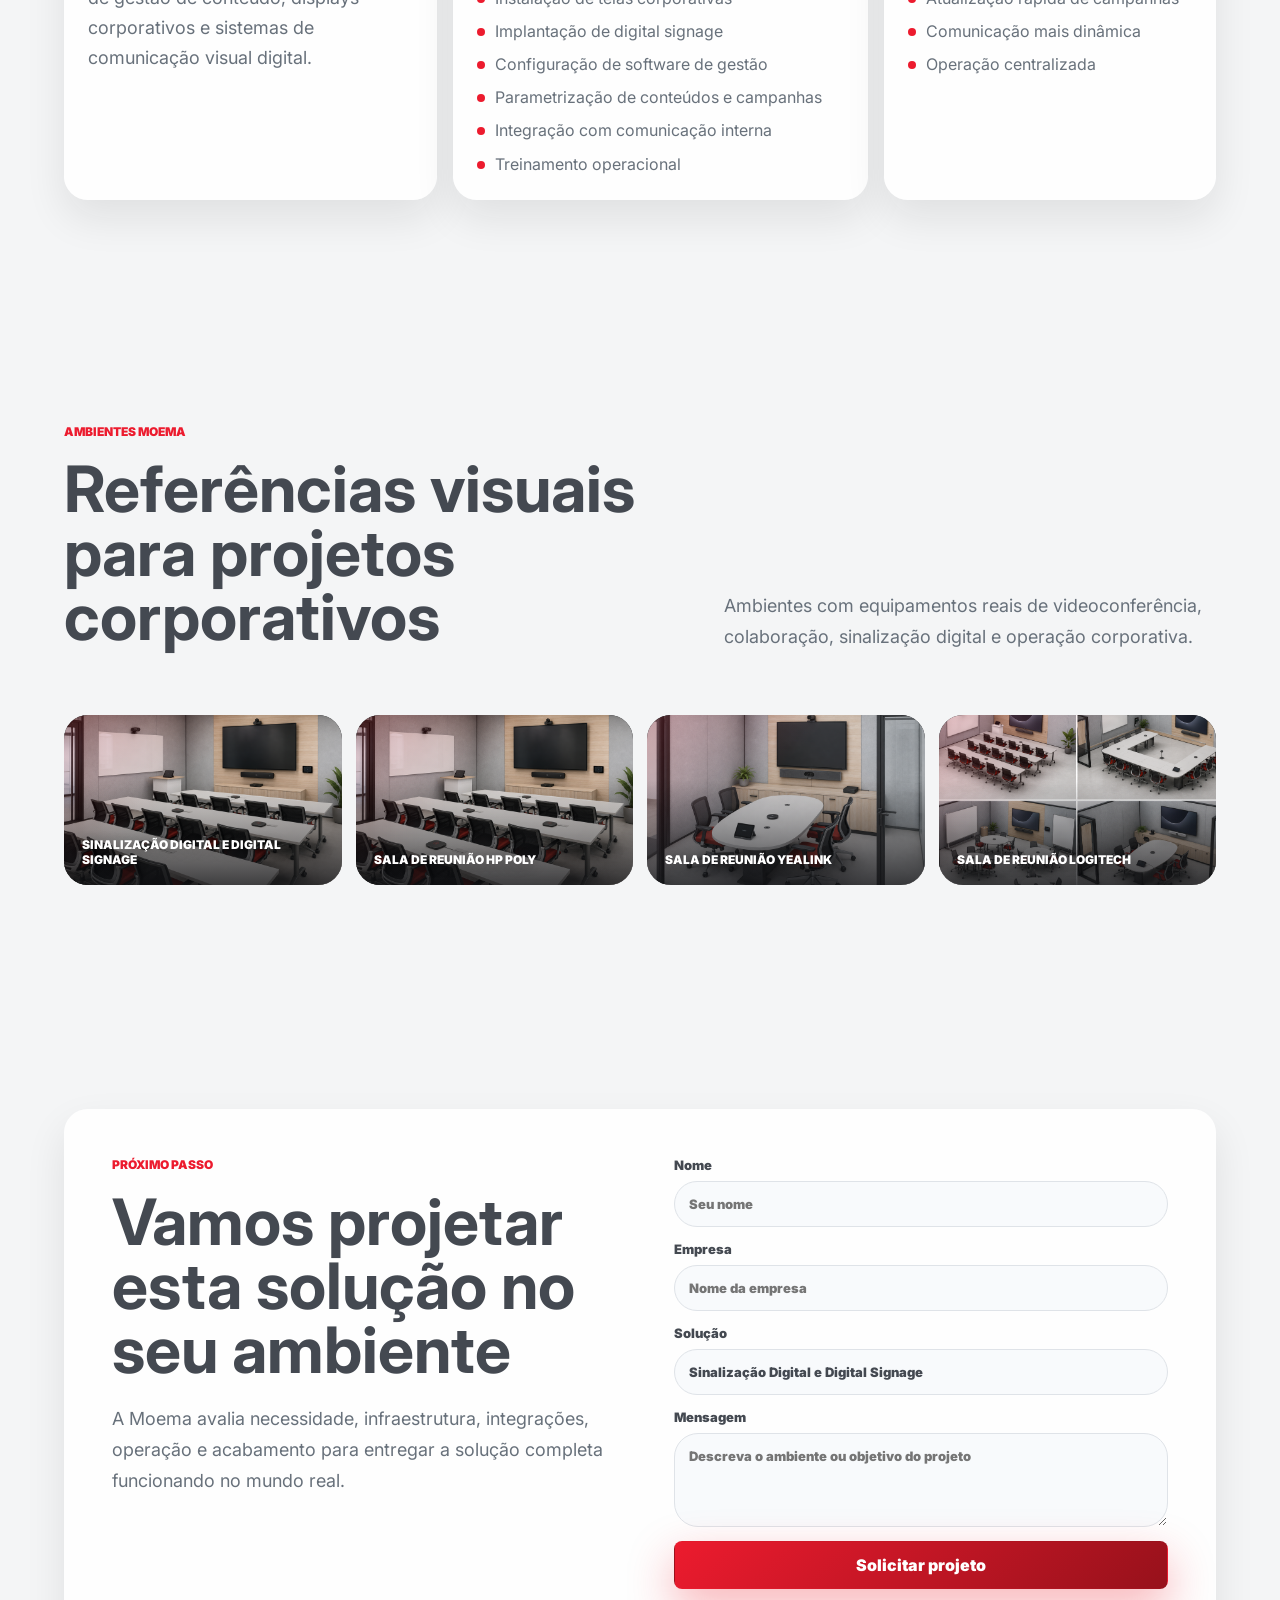
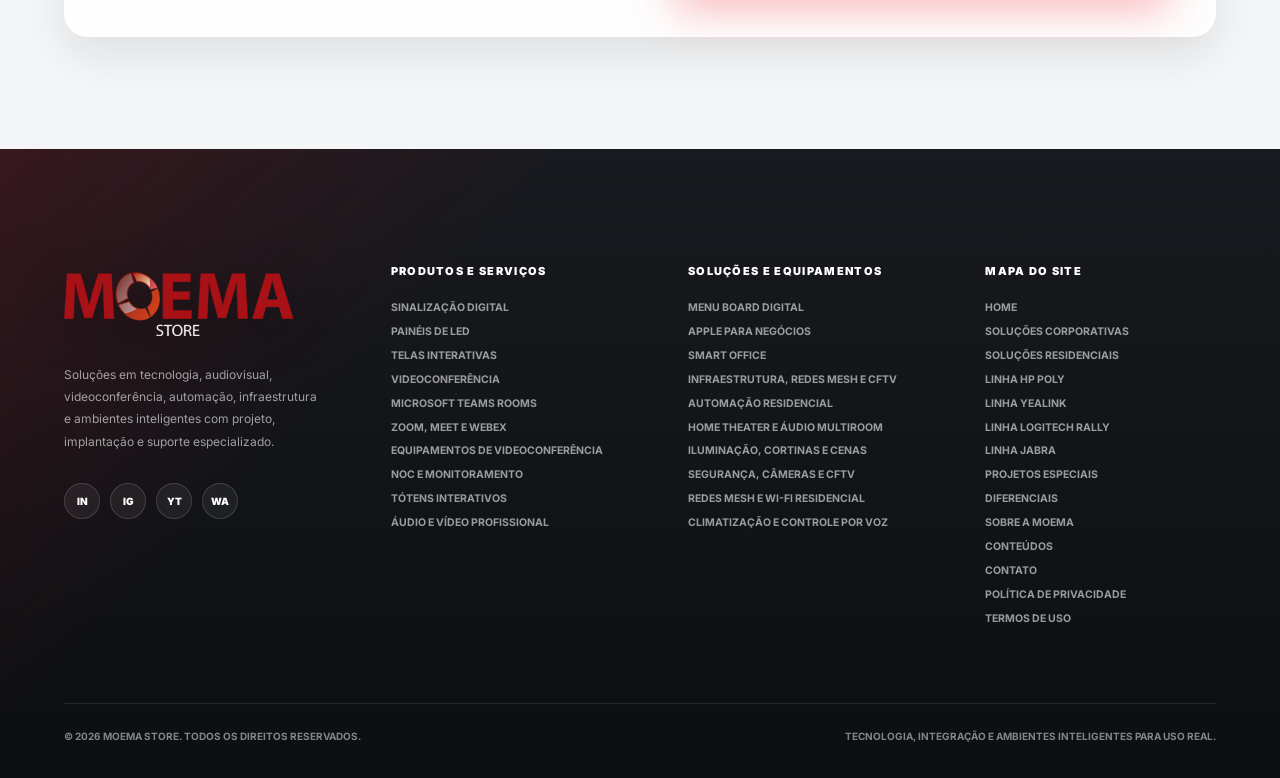
<file: solucoes-corporativas/index.html>
<!doctype html>
<html lang="pt-BR">
  <head>
    <meta charset="UTF-8" />
    <meta name="viewport" content="width=device-width, initial-scale=1.0" />
    <title>Solução Corporativa Moema</title>
    <meta
      name="description"
      content="Landing page de solução corporativa Moema com equipamentos, serviços, diferenciais e chamada para projeto."
    />
    <link rel="preconnect" href="https://fonts.googleapis.com" />
    <link rel="preconnect" href="https://fonts.gstatic.com" crossorigin />
    <link
      href="https://fonts.googleapis.com/css2?family=Inter:wght@400;500;600;700;800;900&display=swap"
      rel="stylesheet"
    />
    <link rel="stylesheet" href="../styles.css" />
  </head>
  <body class="solution-page">
    <header class="topbar" id="topo">
      <a class="brand" href="../" aria-label="Moema">
        <img src="../assets/logo-moema.webp" alt="Moema" />
      </a>
      <button class="menu-toggle" type="button" aria-label="Abrir menu" aria-expanded="false">
        <span></span>
        <span></span>
      </button>
      <nav class="main-nav" aria-label="Menu principal">
        <div class="nav-item has-submenu">
          <a class="submenu-trigger" href="../#produtos" aria-expanded="false">Produtos e Serviços</a>
          <div class="submenu" id="productsSubmenu" aria-label="Submenu Produtos e Serviços"></div>
        </div>
        <div class="nav-item has-submenu">
          <a class="submenu-trigger" href="./" aria-expanded="false">Soluções Corporativas</a>
          <div class="submenu" id="solutionSubmenu" aria-label="Submenu Soluções Corporativas"></div>
        </div>
        <div class="nav-item has-submenu">
          <a class="submenu-trigger" href="../solucoes-residenciais/" aria-expanded="false">Soluções Residenciais</a>
          <div class="submenu submenu-compact" aria-label="Submenu Soluções Residenciais">
            <a href="../solucoes-residenciais/?solucao=automacao-residencial">Automação Residencial</a>
            <a href="../solucoes-residenciais/?solucao=home-theater-audio">Home Theater e Áudio Multiroom</a>
            <a href="../solucoes-residenciais/?solucao=iluminacao-cortinas">Iluminação, Cortinas e Cenas</a>
            <a href="../solucoes-residenciais/?solucao=seguranca-cftv">Segurança, Câmeras e CFTV</a>
            <a href="../solucoes-residenciais/?solucao=redes-mesh-wifi">Redes Mesh e Wi-Fi Residencial</a>
            <a href="../solucoes-residenciais/?solucao=climatizacao-voz">Climatização e Controle por Voz</a>
          </div>
        </div>
        <a href="../#projetos">Projetos Especiais</a>
        <a href="../#diferenciais">Diferenciais</a>
        <a href="../#sobre">Sobre a Moema</a>
        <a href="../#conteudos">Conteúdos</a>
        <a href="#contato">Contato</a>
      </nav>
    </header>

    <main>
      <section class="solution-hero landing-hero section-screen">
        <div class="hero-bg" aria-hidden="true">
          <span class="pulse pulse-one"></span>
          <span class="grid-plane"></span>
        </div>
        <aside class="hero-panel hero-showcase landing-showcase" aria-label="Imagem principal da solução">
          <img id="solutionHeroImage" class="hero-showcase-image" src="../assets/generated-environments/hppoly/ambiente-001-hppoly.png" alt="Ambiente corporativo Moema" />
          <div class="hero-showcase-label" id="solutionBannerTitle">Solução Corporativa</div>
        </aside>
        <div class="solution-hero-copy">
          <p class="eyebrow">Solução Corporativa Moema</p>
          <h1 id="solutionTitle">Solução Corporativa</h1>
          <p class="hero-copy" id="solutionLead"></p>
          <div class="hero-actions">
            <a class="btn btn-primary" href="#contato">Solicitar projeto</a>
            <a class="btn btn-secondary" href="#servicos">Ver serviços</a>
          </div>
        </div>
      </section>

      <section class="solution-body section-pad" id="servicos">
        <div class="solution-layout">
          <article class="solution-panel">
            <div class="section-kicker">Equipamentos e soluções</div>
            <h2>O que entra no projeto</h2>
            <p id="solutionEquipment"></p>
          </article>
          <article class="solution-panel">
            <div class="section-kicker">Serviços Moema</div>
            <h2>Como a Moema entrega</h2>
            <ul class="feature-list" id="solutionServices"></ul>
          </article>
          <article class="solution-panel">
            <div class="section-kicker">Diferenciais</div>
            <h2>Resultado esperado</h2>
            <ul class="feature-list" id="solutionBenefits"></ul>
          </article>
        </div>
      </section>

      <section class="solution-cases section-pad">
        <div class="section-head">
          <div>
            <div class="section-kicker">Ambientes Moema</div>
            <h2>Referências visuais para projetos corporativos</h2>
          </div>
          <p>
            Ambientes com equipamentos reais de videoconferência, colaboração, sinalização digital e operação corporativa.
          </p>
        </div>
        <div class="case-strip" id="solutionCases">
          <article><span>Foto do ambiente</span></article>
          <article><span>Antes e depois</span></article>
          <article><span>Logo do cliente</span></article>
          <article><span>Depoimento</span></article>
        </div>
      </section>

      <section class="video-brand-section section-pad" id="marcas-videoconferencia" hidden>
        <div class="section-head">
          <div>
            <div class="section-kicker">Equipamentos por marca</div>
            <h2>Catálogo visual para salas de videoconferência</h2>
          </div>
          <p>
            Selecione a marca para ver fotos dos equipamentos, descrições rápidas e linhas indicadas para salas híbridas.
          </p>
        </div>
        <div class="brand-equipment-menu" id="videoBrandMenu"></div>
      </section>

      <section class="contact section-pad" id="contato">
        <div class="contact-card">
          <div>
            <div class="section-kicker">Próximo passo</div>
            <h2>Vamos projetar esta solução no seu ambiente</h2>
            <p>
              A Moema avalia necessidade, infraestrutura, integrações, operação e acabamento para entregar a
              solução completa funcionando no mundo real.
            </p>
          </div>
          <form class="lead-form">
            <label>
              Nome
              <input type="text" name="nome" placeholder="Seu nome" />
            </label>
            <label>
              Empresa
              <input type="text" name="empresa" placeholder="Nome da empresa" />
            </label>
            <label>
              Solução
              <input type="text" name="solucao" id="solutionInput" readonly />
            </label>
            <label>
              Mensagem
              <textarea name="mensagem" rows="4" placeholder="Descreva o ambiente ou objetivo do projeto"></textarea>
            </label>
            <button class="btn btn-primary" type="button">Solicitar projeto</button>
          </form>
        </div>
      </section>
    </main>

    <script src="../equipment-data.js"></script>
    <script src="../solution-landing.js"></script>
    <script src="../hero-physics.js"></script>
    <script src="../lightbox.js"></script>
    <script src="../footer.js"></script>
  </body>
</html>
</file>
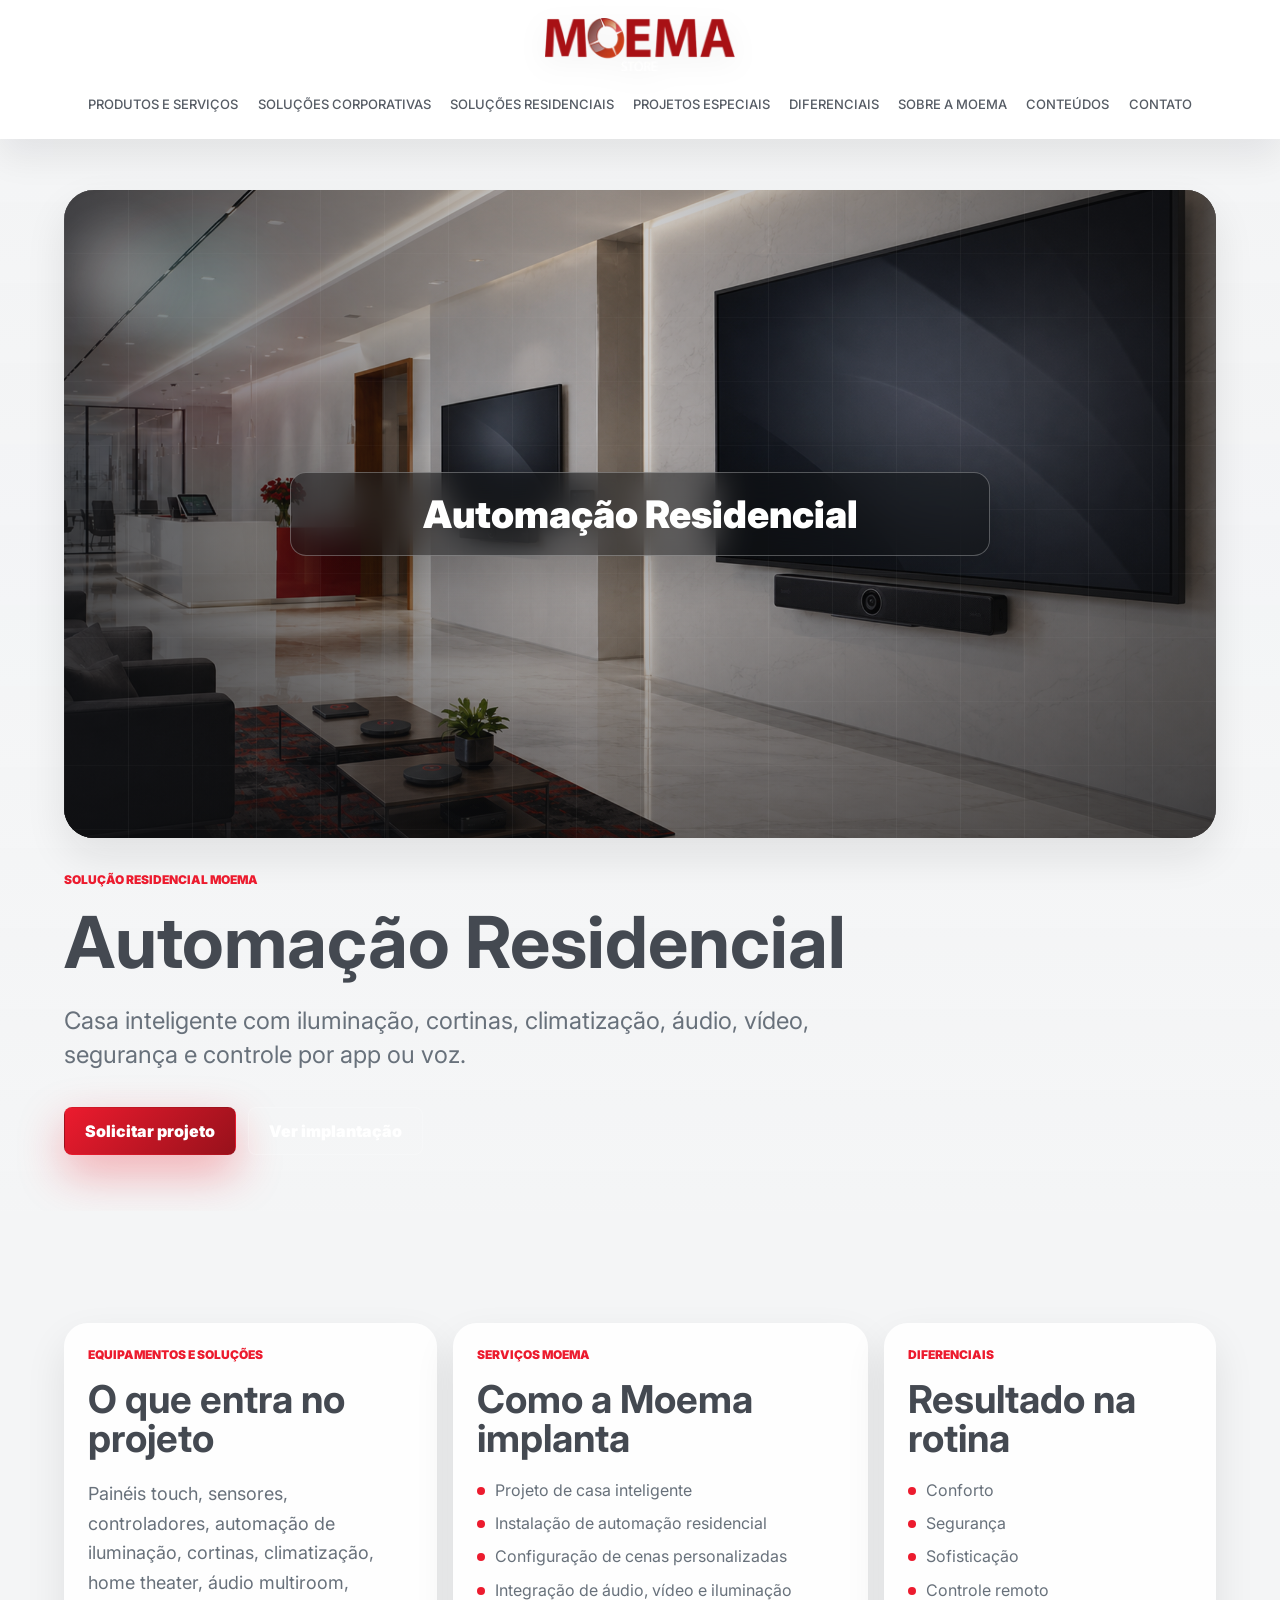
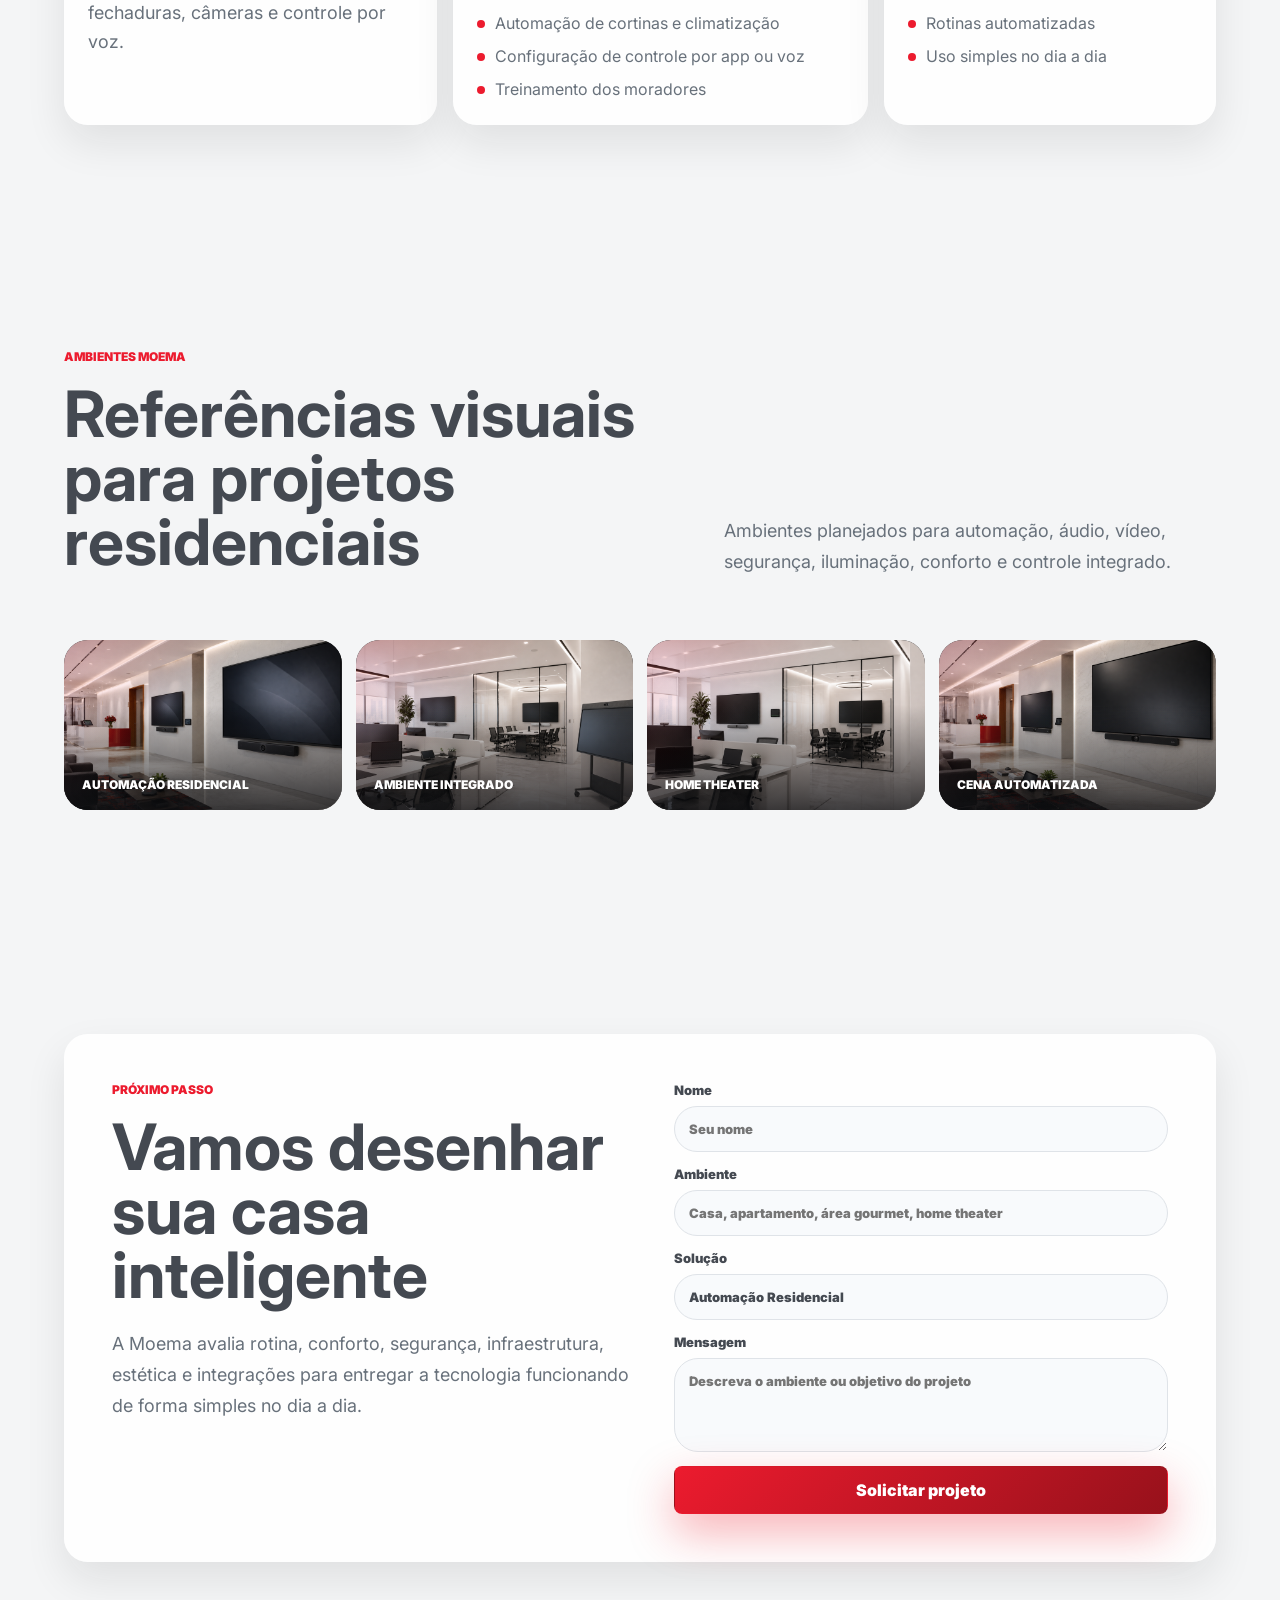
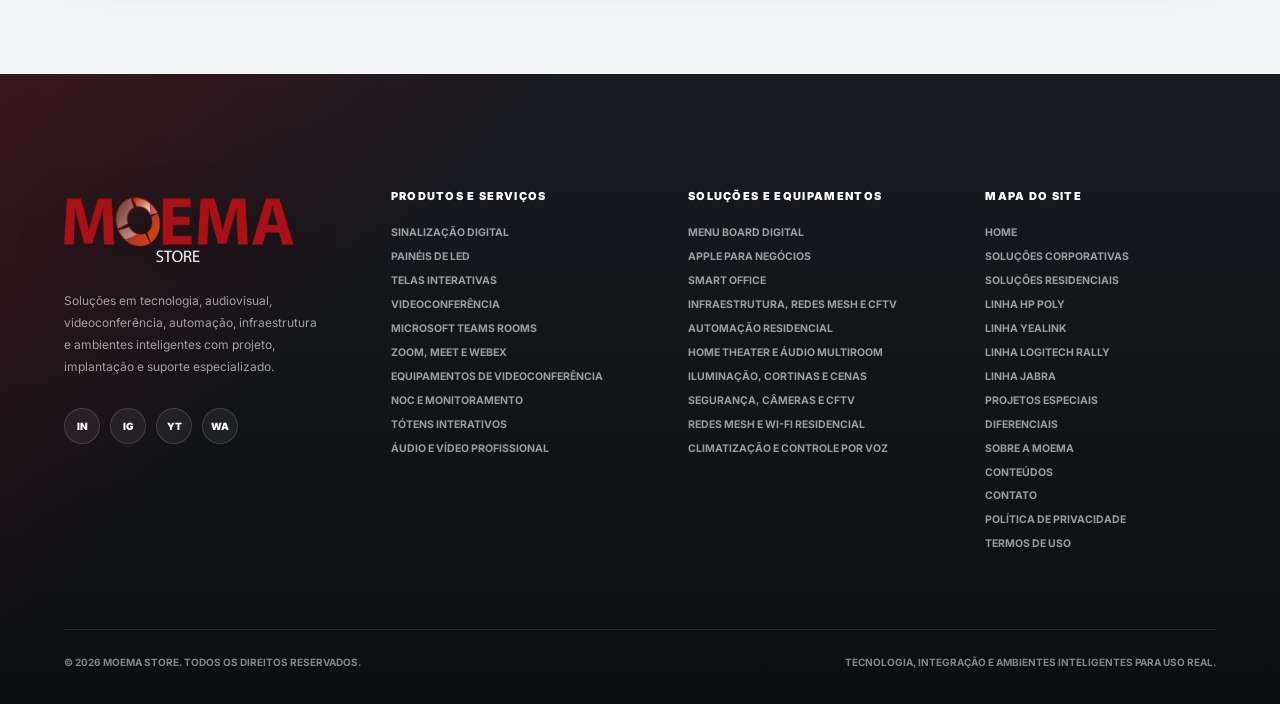
<file: solucoes-residenciais/index.html>
<!doctype html>
<html lang="pt-BR">
  <head>
    <meta charset="UTF-8" />
    <meta name="viewport" content="width=device-width, initial-scale=1.0" />
    <title>Solução Residencial Moema</title>
    <meta
      name="description"
      content="Landing page de solução residencial Moema com projeto, instalação, integração, treinamento e suporte."
    />
    <link rel="preconnect" href="https://fonts.googleapis.com" />
    <link rel="preconnect" href="https://fonts.gstatic.com" crossorigin />
    <link
      href="https://fonts.googleapis.com/css2?family=Inter:wght@400;500;600;700;800;900&display=swap"
      rel="stylesheet"
    />
    <link rel="stylesheet" href="../styles.css" />
  </head>
  <body class="solution-page">
    <header class="topbar" id="topo">
      <a class="brand" href="../" aria-label="Moema">
        <img src="../assets/logo-moema.webp" alt="Moema" />
      </a>
      <button class="menu-toggle" type="button" aria-label="Abrir menu" aria-expanded="false">
        <span></span>
        <span></span>
      </button>
      <nav class="main-nav" aria-label="Menu principal">
        <div class="nav-item has-submenu">
          <a class="submenu-trigger" href="../#produtos" aria-expanded="false">Produtos e Serviços</a>
          <div class="submenu" id="productsSubmenu" aria-label="Submenu Produtos e Serviços"></div>
        </div>
        <div class="nav-item has-submenu">
          <a class="submenu-trigger" href="../solucoes-corporativas/" aria-expanded="false">Soluções Corporativas</a>
          <div class="submenu" id="corporateSubmenu" aria-label="Submenu Soluções Corporativas"></div>
        </div>
        <div class="nav-item has-submenu">
          <a class="submenu-trigger" href="./" aria-expanded="false">Soluções Residenciais</a>
          <div class="submenu submenu-compact" id="residentialSubmenu" aria-label="Submenu Soluções Residenciais"></div>
        </div>
        <a href="../#projetos">Projetos Especiais</a>
        <a href="../#diferenciais">Diferenciais</a>
        <a href="../#sobre">Sobre a Moema</a>
        <a href="../#conteudos">Conteúdos</a>
        <a href="#contato">Contato</a>
      </nav>
    </header>

    <main>
      <section class="solution-hero landing-hero section-screen">
        <div class="hero-bg" aria-hidden="true">
          <span class="pulse pulse-one"></span>
          <span class="grid-plane"></span>
        </div>
        <aside class="hero-panel hero-showcase landing-showcase" aria-label="Imagem principal da solução">
          <img id="solutionHeroImage" class="hero-showcase-image" src="../assets/generated-environments/hppoly/ambiente-020-hppoly.png" alt="Ambiente residencial inteligente Moema" />
          <div class="hero-showcase-label" id="solutionBannerTitle">Solução Residencial</div>
        </aside>
        <div class="solution-hero-copy">
          <p class="eyebrow">Solução Residencial Moema</p>
          <h1 id="solutionTitle">Solução Residencial</h1>
          <p class="hero-copy" id="solutionLead"></p>
          <div class="hero-actions">
            <a class="btn btn-primary" href="#contato">Solicitar projeto</a>
            <a class="btn btn-secondary" href="#servicos">Ver implantação</a>
          </div>
        </div>
      </section>

      <section class="solution-body section-pad" id="servicos">
        <div class="solution-layout">
          <article class="solution-panel">
            <div class="section-kicker">Equipamentos e soluções</div>
            <h2>O que entra no projeto</h2>
            <p id="solutionEquipment"></p>
          </article>
          <article class="solution-panel">
            <div class="section-kicker">Serviços Moema</div>
            <h2>Como a Moema implanta</h2>
            <ul class="feature-list" id="solutionServices"></ul>
          </article>
          <article class="solution-panel">
            <div class="section-kicker">Diferenciais</div>
            <h2>Resultado na rotina</h2>
            <ul class="feature-list" id="solutionBenefits"></ul>
          </article>
        </div>
      </section>

      <section class="solution-cases section-pad">
        <div class="section-head">
          <div>
            <div class="section-kicker">Ambientes Moema</div>
            <h2>Referências visuais para projetos residenciais</h2>
          </div>
          <p>
            Ambientes planejados para automação, áudio, vídeo, segurança, iluminação, conforto e controle integrado.
          </p>
        </div>
        <div class="case-strip" id="solutionCases">
          <article><span>Ambiente integrado</span></article>
          <article><span>Detalhe de acabamento</span></article>
          <article><span>Cena automatizada</span></article>
          <article><span>Depoimento</span></article>
        </div>
      </section>

      <section class="contact section-pad" id="contato">
        <div class="contact-card">
          <div>
            <div class="section-kicker">Próximo passo</div>
            <h2>Vamos desenhar sua casa inteligente</h2>
            <p>
              A Moema avalia rotina, conforto, segurança, infraestrutura, estética e integrações para entregar
              a tecnologia funcionando de forma simples no dia a dia.
            </p>
          </div>
          <form class="lead-form">
            <label>
              Nome
              <input type="text" name="nome" placeholder="Seu nome" />
            </label>
            <label>
              Ambiente
              <input type="text" name="ambiente" placeholder="Casa, apartamento, área gourmet, home theater" />
            </label>
            <label>
              Solução
              <input type="text" name="solucao" id="solutionInput" readonly />
            </label>
            <label>
              Mensagem
              <textarea name="mensagem" rows="4" placeholder="Descreva o ambiente ou objetivo do projeto"></textarea>
            </label>
            <button class="btn btn-primary" type="button">Solicitar projeto</button>
          </form>
        </div>
      </section>
    </main>

    <script src="../residential-landing.js"></script>
    <script src="../hero-physics.js"></script>
    <script src="../lightbox.js"></script>
    <script src="../footer.js"></script>
  </body>
</html>
</file>
<file: styles.css>
:root {
  --red: #b30f17;
  --red-bright: #ee1b2a;
  --red-dark: #76070d;
  --ink: #101114;
  --graphite: #181a1f;
  --gray-900: #22252b;
  --gray-700: #515660;
  --gray-300: #d8dce2;
  --gray-100: #f3f5f7;
  --white: #ffffff;
  --line: rgba(255, 255, 255, 0.14);
  --shadow: 0 28px 80px rgba(0, 0, 0, 0.28);
  --radius: 8px;
  --max: 1200px;
}

* {
  box-sizing: border-box;
}

html {
  scroll-behavior: smooth;
}

body {
  margin: 0;
  font-family: "Inter", Arial, sans-serif;
  color: var(--white);
  background: var(--ink);
}

body::before,
body::after {
  content: "";
  position: fixed;
  inset: 0;
  z-index: 0;
  pointer-events: none;
}

body::before {
  background:
    linear-gradient(115deg, transparent 0 38%, rgba(238, 27, 42, 0.1) 45%, transparent 52%),
    linear-gradient(245deg, transparent 0 44%, rgba(255, 255, 255, 0.055) 49%, transparent 56%),
    radial-gradient(circle at 18% 18%, rgba(238, 27, 42, 0.18), transparent 28%),
    radial-gradient(circle at 86% 12%, rgba(255, 255, 255, 0.08), transparent 24%),
    radial-gradient(circle at 74% 82%, rgba(179, 15, 23, 0.22), transparent 30%);
  opacity: 0.9;
  animation: ambientDrift 18s ease-in-out infinite alternate;
}

body::after {
  background-image:
    linear-gradient(rgba(255, 255, 255, 0.045) 1px, transparent 1px),
    linear-gradient(90deg, rgba(255, 255, 255, 0.045) 1px, transparent 1px);
  background-size: 72px 72px;
  mask-image: linear-gradient(to bottom, black 0%, transparent 72%);
  opacity: 0.34;
  transform-origin: top center;
  animation: gridFloat 22s linear infinite;
}

body.menu-open {
  overflow: hidden;
}

a {
  color: inherit;
  text-decoration: none;
}

img {
  display: block;
  max-width: 100%;
}

button,
input,
select,
textarea {
  font: inherit;
}

.site-shell {
  position: relative;
  z-index: 1;
  min-height: 100vh;
  overflow: hidden;
  background:
    linear-gradient(120deg, rgba(179, 15, 23, 0.18), transparent 34%),
    radial-gradient(circle at 85% 6%, rgba(238, 27, 42, 0.22), transparent 28%),
    var(--ink);
}

.topbar {
  position: fixed;
  top: 0;
  left: 0;
  right: 0;
  z-index: 50;
  display: flex;
  align-items: center;
  justify-content: space-between;
  gap: 28px;
  min-height: 78px;
  padding: 16px clamp(20px, 4vw, 56px);
  background: rgba(16, 17, 20, 0.78);
  border-bottom: 1px solid rgba(255, 255, 255, 0.1);
  backdrop-filter: blur(18px);
}

main {
  position: relative;
  z-index: 1;
}

.brand {
  display: inline-flex;
  align-items: center;
  width: min(192px, 42vw);
}

.main-nav {
  display: flex;
  align-items: center;
  justify-content: flex-end;
  gap: clamp(12px, 1.5vw, 24px);
  color: rgba(255, 255, 255, 0.72);
  font-size: 13px;
  font-weight: 700;
}

.main-nav a {
  transition: color 0.2s ease;
}

.main-nav a:hover,
.main-nav a.active {
  color: var(--white);
}

.nav-item {
  position: relative;
}

.nav-item > a {
  display: inline-flex;
  align-items: center;
  min-height: 34px;
}

.submenu {
  position: absolute;
  top: calc(100% + 14px);
  left: 50%;
  width: min(720px, calc(100vw - 36px));
  max-height: min(72vh, 560px);
  display: grid;
  grid-template-columns: repeat(2, minmax(0, 1fr));
  gap: 0 16px;
  padding: 18px;
  border: 1px solid var(--line);
  border-radius: var(--radius);
  background: rgba(16, 17, 20, 0.97);
  box-shadow: var(--shadow);
  opacity: 0;
  pointer-events: none;
  transform: translate(-50%, 10px);
  transition:
    opacity 0.18s ease,
    transform 0.18s ease;
  overflow: auto;
}

.has-submenu:hover .submenu,
.has-submenu:focus-within .submenu,
.has-submenu.submenu-open .submenu {
  opacity: 1;
  pointer-events: auto;
  transform: translate(-50%, 0);
}

.submenu a {
  display: block;
  padding: 12px 0;
  border-bottom: 1px solid rgba(255, 255, 255, 0.08);
  color: rgba(255, 255, 255, 0.7);
  font-size: 13px;
  font-weight: 800;
  line-height: 1.25;
}

.submenu a:hover {
  color: var(--white);
}

.submenu-compact {
  width: min(460px, calc(100vw - 36px));
  grid-template-columns: 1fr;
}

.menu-toggle {
  display: none;
  width: 44px;
  height: 44px;
  border: 1px solid var(--line);
  border-radius: var(--radius);
  background: rgba(255, 255, 255, 0.06);
  color: var(--white);
}

.menu-toggle span {
  display: block;
  width: 20px;
  height: 2px;
  margin: 5px auto;
  background: currentColor;
}

.section-screen {
  min-height: 100vh;
  padding: 118px clamp(20px, 5vw, 72px) 56px;
}

.section-pad {
  padding: 112px clamp(20px, 5vw, 72px);
}

.hero {
  position: relative;
  display: grid;
  grid-template-columns: minmax(0, 1.1fr) minmax(320px, 0.65fr);
  align-items: center;
  gap: clamp(32px, 6vw, 86px);
}

.hero-bg {
  position: absolute;
  inset: 0;
  overflow: hidden;
  pointer-events: none;
}

.hero-bg::before,
.hero-bg::after {
  content: "";
  position: absolute;
  inset: -20%;
  pointer-events: none;
}

.hero-bg::before {
  background:
    radial-gradient(circle at 18% 34%, rgba(255, 255, 255, 0.18) 0 1px, transparent 2px),
    radial-gradient(circle at 42% 16%, rgba(238, 27, 42, 0.48) 0 1px, transparent 2px),
    radial-gradient(circle at 68% 42%, rgba(255, 255, 255, 0.16) 0 1px, transparent 2px),
    radial-gradient(circle at 82% 70%, rgba(238, 27, 42, 0.34) 0 1px, transparent 2px);
  background-size: 240px 240px;
  opacity: 0.58;
  animation: particleField 20s linear infinite;
}

.hero-bg::after {
  background:
    linear-gradient(100deg, transparent 0 44%, rgba(238, 27, 42, 0.18) 48%, rgba(255, 255, 255, 0.12) 50%, transparent 56%),
    linear-gradient(177deg, transparent 0 49%, rgba(255, 255, 255, 0.08) 50%, transparent 51%);
  mix-blend-mode: screen;
  opacity: 0.55;
  transform: translateX(-18%);
  animation: scanSweep 7s ease-in-out infinite;
}

.pulse {
  position: absolute;
  border: 1px solid rgba(255, 255, 255, 0.12);
  border-radius: 50%;
  animation: rotatePulse 18s linear infinite;
}

.pulse-one {
  width: 46vw;
  height: 46vw;
  top: 8%;
  right: -12%;
  background: conic-gradient(from 120deg, transparent, rgba(238, 27, 42, 0.6), transparent 42%);
}

.pulse-two {
  width: 24vw;
  height: 24vw;
  left: -8%;
  bottom: 8%;
  background: conic-gradient(from 20deg, transparent, rgba(255, 255, 255, 0.18), transparent 52%);
}

.grid-plane {
  position: absolute;
  right: -8%;
  bottom: -16%;
  width: 68vw;
  height: 44vh;
  transform: perspective(620px) rotateX(62deg) rotateZ(-7deg);
  transform-origin: center;
  background-image:
    linear-gradient(rgba(255, 255, 255, 0.08) 1px, transparent 1px),
    linear-gradient(90deg, rgba(255, 255, 255, 0.08) 1px, transparent 1px);
  background-size: 34px 34px;
  mask-image: linear-gradient(to top, black, transparent);
}

@keyframes rotatePulse {
  to {
    transform: rotate(360deg);
  }
}

@keyframes ambientDrift {
  0% {
    transform: translate3d(-1.5%, -1%, 0) scale(1);
    filter: saturate(0.95);
  }

  100% {
    transform: translate3d(1.5%, 1%, 0) scale(1.04);
    filter: saturate(1.18);
  }
}

@keyframes gridFloat {
  0% {
    transform: perspective(900px) rotateX(0deg) translateY(0);
    background-position: 0 0, 0 0;
  }

  100% {
    transform: perspective(900px) rotateX(0deg) translateY(72px);
    background-position: 0 72px, 72px 0;
  }
}

@keyframes particleField {
  0% {
    transform: translate3d(0, 0, 0) rotate(0deg);
  }

  100% {
    transform: translate3d(120px, -80px, 0) rotate(2deg);
  }
}

@keyframes scanSweep {
  0%,
  18% {
    transform: translateX(-32%) skewX(-8deg);
    opacity: 0;
  }

  42% {
    opacity: 0.62;
  }

  68%,
  100% {
    transform: translateX(32%) skewX(-8deg);
    opacity: 0;
  }
}

@media (prefers-reduced-motion: reduce) {
  *,
  *::before,
  *::after {
    animation-duration: 0.001ms !important;
    animation-iteration-count: 1 !important;
    scroll-behavior: auto !important;
  }
}

/* Light premium theme inspired by the provided reference */
:root {
  --red: #c61823;
  --red-bright: #ec1b2e;
  --red-dark: #97111b;
  --ink: #121316;
  --graphite: #1f2329;
  --gray-900: #24262b;
  --gray-700: #3f454d;
  --gray-300: #dfe3e8;
  --gray-100: #f4f5f6;
  --white: #ffffff;
  --cyan: #18d5d8;
  --cyan-dark: #1aa8b1;
  --orange: #d9822b;
  --sand: #dbc0aa;
  --line: rgba(18, 19, 22, 0.14);
  --shadow: 0 24px 54px rgba(18, 19, 22, 0.18);
}

body {
  color: var(--ink);
  background:
    linear-gradient(135deg, transparent 0 19%, rgba(216, 130, 43, 0.86) 19% 20.8%, transparent 20.8%),
    linear-gradient(135deg, transparent 0 38%, rgba(24, 213, 216, 0.95) 38% 40.4%, transparent 40.4%),
    var(--gray-100);
}

body::before {
  background:
    linear-gradient(45deg, transparent 0 47%, rgba(18, 19, 22, 0.55) 47.08% 47.16%, transparent 47.24%),
    linear-gradient(45deg, transparent 0 52%, rgba(18, 19, 22, 0.42) 52.08% 52.16%, transparent 52.24%),
    linear-gradient(90deg, transparent 0 78%, rgba(216, 130, 43, 0.92) 78% 100%),
    linear-gradient(90deg, transparent 0 81%, rgba(24, 213, 216, 0.95) 81% 83%, transparent 83%);
  opacity: 0.9;
  animation: none;
}

body::after {
  opacity: 0;
  animation: none;
}

.site-shell {
  background: transparent;
}

section {
  position: relative;
}

.topbar {
  min-height: 124px;
  padding: 18px clamp(22px, 5vw, 78px) 18px;
  display: grid;
  grid-template-columns: 1fr;
  justify-items: center;
  align-content: center;
  gap: 16px;
  background: rgba(255, 255, 255, 0.96);
  border-bottom: 0;
  box-shadow: 0 18px 34px rgba(18, 19, 22, 0.07);
  backdrop-filter: blur(14px);
}

.brand {
  width: min(190px, 42vw);
  filter: drop-shadow(0 8px 14px rgba(18, 19, 22, 0.06));
}

.main-nav {
  width: 100%;
  justify-content: center;
  color: #303236;
  font-size: 11px;
  font-weight: 700;
}

.main-nav a:hover,
.main-nav a.active {
  color: var(--cyan-dark);
}

.submenu {
  border: 0;
  background: rgba(255, 255, 255, 0.98);
  box-shadow: 0 22px 50px rgba(18, 19, 22, 0.18);
}

.submenu a {
  border-bottom-color: rgba(18, 19, 22, 0.08);
  color: #343840;
}

.submenu a:hover {
  color: var(--cyan-dark);
}

.btn-primary {
  color: var(--white);
  background: linear-gradient(135deg, var(--cyan), var(--cyan-dark));
  box-shadow: 0 16px 32px rgba(24, 213, 216, 0.28);
}

.btn-secondary,
.btn-ghost {
  color: var(--ink);
  border-color: rgba(18, 19, 22, 0.14);
  background: rgba(255, 255, 255, 0.72);
}

.hero {
  min-height: calc(100vh - 20px);
  grid-template-columns: 1fr;
  align-content: start;
  gap: 34px;
  padding-top: 190px;
  background: rgba(244, 245, 246, 0.82);
}

.hero-bg {
  opacity: 0.18;
}

.hero-bg::before,
.hero-bg::after,
.pulse,
.grid-plane {
  display: none;
}

.hero-panel.hero-showcase {
  order: -1;
  width: min(100%, 1600px);
  min-height: clamp(360px, 54vh, 560px);
  margin: 0 auto;
  display: grid;
  place-items: center;
  padding: clamp(22px, 4vw, 44px);
  border: 0;
  border-radius: 28px;
  overflow: hidden;
  background:
    linear-gradient(90deg, rgba(0, 0, 0, 0.12), rgba(0, 0, 0, 0.08)),
    radial-gradient(circle at 72% 32%, rgba(236, 27, 46, 0.46), transparent 20%),
    linear-gradient(90deg, rgba(131, 77, 29, 0.68), rgba(216, 130, 43, 0.42)),
    repeating-linear-gradient(90deg, rgba(255, 255, 255, 0.18) 0 2px, transparent 2px 42px),
    linear-gradient(135deg, #c58b56, #e7d4c2);
  box-shadow: 0 28px 42px rgba(18, 19, 22, 0.24);
}

.hero-showcase::before {
  content: "";
  position: absolute;
  inset: 0;
  background:
    linear-gradient(90deg, rgba(80, 42, 16, 0.25), transparent 48%),
    linear-gradient(0deg, rgba(255, 255, 255, 0.1), transparent 36%);
}

.hero-showcase::after {
  content: "";
  position: absolute;
  inset: 0;
  background:
    linear-gradient(90deg, rgba(255, 255, 255, 0.08) 1px, transparent 1px),
    linear-gradient(0deg, rgba(255, 255, 255, 0.06) 1px, transparent 1px);
  background-size: 42px 42px;
  opacity: 0.42;
  pointer-events: none;
}

.hero-showcase-label {
  position: relative;
  z-index: 4;
  width: min(700px, 86%);
  padding: 18px 34px;
  border-radius: 16px;
  color: #101114;
  background: rgba(219, 192, 170, 0.94);
  box-shadow: 0 12px 28px rgba(18, 19, 22, 0.18);
  font-size: clamp(24px, 3vw, 38px);
  font-weight: 900;
  text-align: center;
}

.physics-orb {
  position: absolute;
  z-index: 3;
  width: var(--orb-size, 160px);
  height: var(--orb-size, 160px);
  left: 0;
  top: 0;
  border-radius: 999px;
  pointer-events: none;
  background:
    radial-gradient(circle at 36% 34%, rgba(255, 255, 255, 0.88), transparent 0 12%),
    radial-gradient(circle, var(--orb-color, rgba(24, 213, 216, 0.58)) 0 16%, transparent 66%);
  filter: blur(var(--orb-blur, 8px));
  mix-blend-mode: screen;
  opacity: var(--orb-opacity, 0.72);
  transform: translate3d(var(--orb-x, 50%), var(--orb-y, 50%), 0) translate(-50%, -50%);
  transition: opacity 0.2s ease;
}

.physics-orb.is-muted {
  opacity: 0.32;
}

.hero-showcase .signal-card,
.hero-showcase .visual-stack,
.hero-showcase .hero-metrics {
  display: none;
}

.hero-content {
  width: min(1380px, 100%);
  max-width: 100%;
  min-width: 0;
  margin: 0 auto;
}

.eyebrow,
.section-kicker {
  color: var(--red-bright);
}

h1 {
  max-width: 1180px;
  color: var(--ink);
  font-size: clamp(40px, 4.2vw, 74px);
  line-height: 1.16;
}

h2 {
  color: var(--ink);
}

.hero-copy,
.hero-copy-secondary {
  color: #31363d;
}

.intro,
.process,
.content-hub,
.contact,
.solution-body,
.solution-cases {
  background: rgba(244, 245, 246, 0.96);
}

.product-section {
  color: var(--ink);
  background: rgba(244, 245, 246, 0.96);
}

.intro .split,
.product-section .catalog-layout,
.process .timeline,
.content-hub .content-grid,
.contact .contact-card,
.solution-body .solution-layout,
.solution-cases .case-strip {
  position: relative;
  z-index: 1;
}

.product-section h2,
.service-card h3,
.service-card p {
  color: var(--ink);
}

.catalog-nav,
.service-card,
.mini-block {
  border: 0;
  border-radius: 22px;
  background: rgba(255, 255, 255, 0.94);
  box-shadow: 0 18px 42px rgba(18, 19, 22, 0.09);
}

.catalog-nav strong,
.catalog-nav a,
.mini-block li {
  color: #343840;
}

.catalog-nav a {
  border-top-color: rgba(18, 19, 22, 0.08);
}

.mini-block strong {
  color: var(--red-bright);
}

.service-media,
.visual-tile,
.case-strip article,
.content-grid article {
  border: 0;
  border-radius: 22px;
  background:
    linear-gradient(135deg, rgba(24, 213, 216, 0.52), rgba(255, 255, 255, 0.14) 46%, rgba(216, 130, 43, 0.34)),
    linear-gradient(135deg, #f7f7f8, #efd0d5);
}

.service-media span,
.visual-tile,
.case-strip span,
.content-grid span,
.content-grid strong {
  color: #101114;
}

.institutional,
.closing,
.solution-hero {
  background:
    linear-gradient(135deg, rgba(255, 255, 255, 0.9), rgba(244, 245, 246, 0.84)),
    var(--gray-100);
}

.wide-panel,
.closing-copy,
.solution-proof {
  color: var(--ink);
  border: 0;
  border-radius: 28px;
  background: rgba(255, 255, 255, 0.9);
  box-shadow: 0 20px 44px rgba(18, 19, 22, 0.12);
}

.wide-panel p,
.closing-copy p,
.solution-proof small {
  color: #343840;
}

.solution-visual .visual-tile-large {
  min-height: 420px;
  border-radius: 28px;
  box-shadow: 0 24px 44px rgba(18, 19, 22, 0.18);
}

.timeline article,
.solution-panel,
.contact-card {
  border: 0;
  border-radius: 24px;
  background: rgba(255, 255, 255, 0.94);
  box-shadow: 0 18px 42px rgba(18, 19, 22, 0.09);
}

.lead-form input,
.lead-form select,
.lead-form textarea {
  border-radius: 14px;
  background: #ffffff;
}

@media (max-width: 1040px) {
  .topbar {
    min-height: 92px;
  }

  .main-nav {
    background: rgba(255, 255, 255, 0.98);
    color: var(--ink);
    box-shadow: 0 22px 48px rgba(18, 19, 22, 0.16);
  }

  .hero {
    padding-top: 124px;
  }

  .hero-panel.hero-showcase {
    min-height: 360px;
  }
}

.service-card,
.catalog-nav,
.mini-block,
.service-media,
.timeline article,
.solution-panel,
.contact-card,
.case-strip article,
.content-grid article {
  border-radius: 24px;
}

.hero-content,
.hero-panel,
.wide-panel,
.closing-copy,
.contact-card {
  position: relative;
  z-index: 1;
}

.eyebrow,
.section-kicker {
  margin: 0 0 18px;
  color: var(--red-bright);
  font-size: 12px;
  font-weight: 900;
  letter-spacing: 0;
  text-transform: uppercase;
}

h1,
h2,
h3,
p {
  margin-top: 0;
}

h1 {
  max-width: min(980px, 100%);
  margin-bottom: 24px;
  font-size: clamp(40px, 5.6vw, 78px);
  line-height: 1.04;
  letter-spacing: 0;
  overflow-wrap: break-word;
}

h2 {
  margin-bottom: 22px;
  color: var(--white);
  font-size: clamp(32px, 5vw, 66px);
  line-height: 1;
  letter-spacing: 0;
}

h3 {
  margin-bottom: 12px;
  font-size: 22px;
  line-height: 1.16;
}

.hero-copy {
  max-width: 800px;
  color: rgba(255, 255, 255, 0.82);
  font-size: clamp(18px, 2vw, 24px);
  line-height: 1.45;
}

.hero-copy-secondary {
  max-width: 700px;
  color: rgba(255, 255, 255, 0.66);
  font-size: clamp(16px, 1.5vw, 19px);
}

.hero-actions {
  display: flex;
  flex-wrap: wrap;
  gap: 12px;
  margin-top: 34px;
}

.btn {
  display: inline-flex;
  align-items: center;
  justify-content: center;
  min-height: 48px;
  padding: 0 20px;
  border: 1px solid transparent;
  border-radius: var(--radius);
  font-weight: 900;
  transition:
    transform 0.2s ease,
    border-color 0.2s ease,
    background 0.2s ease;
}

.btn:hover {
  transform: translateY(-2px);
}

.btn-primary {
  color: var(--white);
  background: linear-gradient(135deg, var(--red-bright), var(--red-dark));
  box-shadow: 0 18px 45px rgba(238, 27, 42, 0.34);
}

.btn-secondary,
.btn-ghost {
  color: var(--white);
  border-color: rgba(255, 255, 255, 0.2);
  background: rgba(255, 255, 255, 0.06);
}

.btn-ghost {
  background: transparent;
}

.hero-panel {
  display: grid;
  gap: 18px;
  padding: 18px;
  border: 1px solid var(--line);
  border-radius: var(--radius);
  background: rgba(255, 255, 255, 0.08);
  box-shadow: var(--shadow);
  backdrop-filter: blur(16px);
}

.signal-card {
  display: grid;
  gap: 4px;
  padding: 18px;
  border-radius: var(--radius);
  background: linear-gradient(135deg, rgba(255, 255, 255, 0.12), rgba(255, 255, 255, 0.04));
}

.signal-dot {
  width: 14px;
  height: 14px;
  border-radius: 50%;
  background: var(--red-bright);
  box-shadow: 0 0 0 10px rgba(238, 27, 42, 0.14);
}

.signal-card strong {
  margin-top: 14px;
  font-size: 22px;
}

.signal-card small {
  color: rgba(255, 255, 255, 0.62);
  font-weight: 700;
}

.visual-stack {
  display: grid;
  grid-template-columns: 1.2fr 0.8fr;
  gap: 12px;
}

.visual-tile {
  min-height: 132px;
  display: grid;
  place-items: end start;
  padding: 14px;
  border: 1px dashed rgba(255, 255, 255, 0.22);
  border-radius: var(--radius);
  background:
    linear-gradient(135deg, rgba(238, 27, 42, 0.42), transparent),
    repeating-linear-gradient(135deg, rgba(255, 255, 255, 0.1) 0 1px, transparent 1px 12px),
    rgba(255, 255, 255, 0.05);
  color: rgba(255, 255, 255, 0.78);
  font-size: 12px;
  font-weight: 900;
  text-transform: uppercase;
}

.visual-tile-large {
  grid-row: span 2;
  min-height: 276px;
}

.hero-metrics {
  display: grid;
  grid-template-columns: repeat(2, 1fr);
  gap: 12px;
  margin: 0;
}

.hero-metrics div {
  padding: 18px;
  border-radius: var(--radius);
  background: rgba(0, 0, 0, 0.22);
}

.hero-metrics dt {
  color: var(--white);
  font-size: 34px;
  font-weight: 900;
}

.hero-metrics dd {
  margin: 4px 0 0;
  color: rgba(255, 255, 255, 0.62);
  font-size: 13px;
  font-weight: 700;
}

.intro,
.process,
.content-hub,
.contact {
  background: var(--gray-100);
  color: var(--ink);
}

.intro h2,
.process h2,
.content-hub h2,
.contact h2 {
  color: var(--ink);
}

.split,
.section-head,
.contact-card {
  max-width: var(--max);
  margin: 0 auto;
}

.split {
  display: grid;
  grid-template-columns: minmax(0, 0.9fr) minmax(320px, 1fr);
  gap: clamp(28px, 5vw, 76px);
}

.text-flow p,
.section-head p,
.wide-panel p,
.closing-copy p,
.contact-card p {
  color: var(--gray-700);
  font-size: 18px;
  line-height: 1.72;
}

.product-section {
  background:
    linear-gradient(180deg, rgba(16, 17, 20, 0.94), rgba(34, 37, 43, 0.98)),
    var(--graphite);
}

.section-head {
  display: grid;
  grid-template-columns: minmax(0, 0.95fr) minmax(300px, 0.75fr);
  gap: 36px;
  align-items: end;
  margin-bottom: 44px;
}

.catalog-layout {
  display: grid;
  grid-template-columns: 280px minmax(0, 1fr);
  gap: 28px;
  max-width: var(--max);
  margin: 0 auto;
}

.catalog-nav {
  position: sticky;
  top: 100px;
  align-self: start;
  max-height: calc(100vh - 126px);
  overflow: auto;
  padding: 18px;
  border: 1px solid var(--line);
  border-radius: var(--radius);
  background: rgba(255, 255, 255, 0.06);
}

.catalog-nav strong {
  display: block;
  margin-bottom: 14px;
  font-size: 14px;
}

.catalog-nav a {
  display: block;
  padding: 10px 0;
  border-top: 1px solid rgba(255, 255, 255, 0.08);
  color: rgba(255, 255, 255, 0.66);
  font-size: 13px;
  font-weight: 800;
}

.catalog-nav a:hover {
  color: var(--white);
}

.service-grid {
  display: grid;
  gap: 18px;
}

.service-card {
  display: grid;
  grid-template-columns: minmax(0, 1fr) minmax(240px, 0.35fr);
  gap: 18px;
  padding: 22px;
  border: 1px solid rgba(255, 255, 255, 0.12);
  border-radius: var(--radius);
  background: linear-gradient(135deg, rgba(255, 255, 255, 0.1), rgba(255, 255, 255, 0.035));
}

.service-card header {
  margin-bottom: 18px;
}

.service-card h3 {
  color: var(--white);
}

.service-card p {
  color: rgba(255, 255, 255, 0.68);
  line-height: 1.62;
}

.service-columns {
  display: grid;
  grid-template-columns: repeat(2, minmax(0, 1fr));
  gap: 14px;
}

.mini-block {
  padding: 16px;
  border-radius: var(--radius);
  background: rgba(0, 0, 0, 0.22);
}

.mini-block strong {
  display: block;
  margin-bottom: 10px;
  color: var(--red-bright);
  font-size: 13px;
  text-transform: uppercase;
}

.mini-block ul {
  display: grid;
  gap: 8px;
  margin: 0;
  padding: 0;
  list-style: none;
}

.mini-block li {
  color: rgba(255, 255, 255, 0.74);
  font-size: 14px;
  line-height: 1.32;
}

.mini-block li::before {
  content: "";
  display: inline-block;
  width: 6px;
  height: 6px;
  margin-right: 8px;
  border-radius: 50%;
  background: var(--red-bright);
  vertical-align: 2px;
}

.service-media {
  min-height: 100%;
  display: grid;
  align-content: end;
  padding: 16px;
  border: 1px dashed rgba(255, 255, 255, 0.22);
  border-radius: var(--radius);
  background:
    linear-gradient(150deg, rgba(179, 15, 23, 0.66), rgba(24, 26, 31, 0.18) 48%),
    repeating-linear-gradient(0deg, rgba(255, 255, 255, 0.11) 0 1px, transparent 1px 11px),
    rgba(255, 255, 255, 0.05);
}

.service-media span {
  color: rgba(255, 255, 255, 0.82);
  font-size: 12px;
  font-weight: 900;
  text-transform: uppercase;
}

.institutional,
.closing {
  display: grid;
  align-items: center;
}

.wide-panel,
.closing-copy {
  max-width: 980px;
}

.wide-panel {
  padding: clamp(28px, 5vw, 62px);
  border-left: 6px solid var(--red-bright);
  background: rgba(255, 255, 255, 0.08);
  box-shadow: var(--shadow);
}

.wide-panel p,
.closing-copy p {
  color: rgba(255, 255, 255, 0.76);
}

.case-strip {
  position: relative;
  z-index: 1;
  display: grid;
  grid-template-columns: repeat(4, 1fr);
  gap: 14px;
  max-width: var(--max);
  width: 100%;
  margin-top: 30px;
}

.case-strip article {
  min-height: 170px;
  display: grid;
  align-items: end;
  padding: 16px;
  border: 1px dashed rgba(255, 255, 255, 0.24);
  border-radius: var(--radius);
  background:
    linear-gradient(135deg, rgba(255, 255, 255, 0.08), rgba(238, 27, 42, 0.24)),
    rgba(255, 255, 255, 0.04);
}

.case-strip span {
  font-size: 12px;
  font-weight: 900;
  text-transform: uppercase;
}

.timeline {
  max-width: var(--max);
  margin: 0 auto;
  display: grid;
  grid-template-columns: repeat(4, minmax(0, 1fr));
  gap: 14px;
}

.timeline article {
  min-height: 230px;
  padding: 20px;
  border: 1px solid #dfe3e8;
  border-radius: var(--radius);
  background: var(--white);
}

.timeline span {
  display: inline-grid;
  place-items: center;
  width: 42px;
  height: 42px;
  margin-bottom: 22px;
  border-radius: var(--radius);
  color: var(--white);
  background: var(--red);
  font-weight: 900;
}

.timeline h3 {
  color: var(--ink);
  font-size: 20px;
}

.timeline p {
  color: var(--gray-700);
  line-height: 1.58;
}

.closing {
  background:
    linear-gradient(90deg, rgba(118, 7, 13, 0.94), rgba(16, 17, 20, 0.76)),
    repeating-linear-gradient(135deg, rgba(255, 255, 255, 0.08) 0 1px, transparent 1px 18px),
    var(--red-dark);
}

.content-grid {
  max-width: var(--max);
  margin: 0 auto;
  display: grid;
  grid-template-columns: repeat(3, minmax(0, 1fr));
  gap: 16px;
}

.content-grid article {
  min-height: 260px;
  display: grid;
  align-content: end;
  gap: 10px;
  padding: 20px;
  border: 1px dashed #cfd5dc;
  border-radius: var(--radius);
  background:
    linear-gradient(135deg, rgba(179, 15, 23, 0.9), rgba(16, 17, 20, 0.72)),
    repeating-linear-gradient(135deg, rgba(255, 255, 255, 0.1) 0 1px, transparent 1px 14px);
  color: var(--white);
}

.content-grid span {
  color: rgba(255, 255, 255, 0.7);
  font-size: 12px;
  font-weight: 900;
  text-transform: uppercase;
}

.content-grid strong {
  max-width: 18ch;
  font-size: 24px;
  line-height: 1.1;
}

.contact-card {
  display: grid;
  grid-template-columns: minmax(0, 0.85fr) minmax(320px, 0.8fr);
  gap: 38px;
  padding: clamp(24px, 4vw, 48px);
  border-radius: var(--radius);
  background: var(--white);
  box-shadow: 0 20px 70px rgba(16, 17, 20, 0.12);
}

.lead-form {
  display: grid;
  gap: 14px;
}

.lead-form label {
  display: grid;
  gap: 8px;
  color: var(--gray-900);
  font-size: 13px;
  font-weight: 900;
}

.lead-form input,
.lead-form select,
.lead-form textarea {
  width: 100%;
  border: 1px solid #dfe3e8;
  border-radius: var(--radius);
  padding: 14px;
  color: var(--ink);
  background: #f8fafc;
}

.lead-form textarea {
  resize: vertical;
}

.solution-page {
  background: var(--ink);
}

.solution-hero {
  position: relative;
  display: grid;
  grid-template-columns: minmax(0, 1fr);
  align-items: start;
  gap: 34px;
  padding-top: 190px;
  overflow: hidden;
}

.solution-hero-copy,
.solution-visual {
  position: relative;
  z-index: 1;
}

.solution-visual {
  display: grid;
  gap: 14px;
}

.landing-hero {
  min-height: auto;
  background: rgba(244, 245, 246, 0.82);
}

.landing-showcase {
  width: min(100%, 1600px);
  min-height: clamp(360px, 54vh, 560px);
  margin: 0 auto;
}

.solution-hero-copy {
  width: min(1380px, 100%);
  margin: 0 auto;
}

.solution-proof {
  display: grid;
  gap: 8px;
  padding: 20px;
  border: 1px solid var(--line);
  border-radius: var(--radius);
  background: rgba(255, 255, 255, 0.08);
}

.solution-proof strong {
  font-size: 22px;
}

.solution-proof small {
  color: rgba(255, 255, 255, 0.68);
  font-weight: 700;
  line-height: 1.45;
}

.solution-body,
.solution-cases {
  background: var(--gray-100);
  color: var(--ink);
}

.solution-body .section-head h2,
.solution-cases .section-head h2,
.solution-body h2,
.solution-cases h2 {
  color: var(--ink);
}

.solution-cases .section-head p,
.solution-body .section-head p {
  color: var(--gray-700);
}

.solution-layout {
  max-width: var(--max);
  margin: 0 auto;
  display: grid;
  grid-template-columns: minmax(0, 0.9fr) minmax(0, 1fr) minmax(0, 0.8fr);
  gap: 16px;
}

.solution-panel {
  min-height: 360px;
  padding: 24px;
  border: 1px solid #dfe3e8;
  border-radius: var(--radius);
  background: var(--white);
  box-shadow: 0 18px 54px rgba(16, 17, 20, 0.08);
}

.solution-panel h2 {
  color: var(--ink);
  font-size: clamp(26px, 3vw, 42px);
}

.solution-panel p {
  color: var(--gray-700);
  font-size: 18px;
  line-height: 1.65;
}

.feature-list {
  display: grid;
  gap: 10px;
  margin: 0;
  padding: 0;
  list-style: none;
}

.feature-list li {
  display: flex;
  gap: 10px;
  color: var(--gray-700);
  line-height: 1.45;
}

.feature-list li::before {
  content: "";
  flex: 0 0 auto;
  width: 8px;
  height: 8px;
  margin-top: 8px;
  border-radius: 50%;
  background: var(--red-bright);
}

@media (max-width: 1040px) {
  .main-nav {
    position: fixed;
    inset: 96px 14px auto;
    display: none;
    flex-direction: column;
    align-items: stretch;
    padding: 18px;
    border: 1px solid var(--line);
    border-radius: var(--radius);
    background: rgba(16, 17, 20, 0.96);
  }

  .main-nav.open {
    display: flex;
  }

  .main-nav a {
    padding: 12px 0;
    border-bottom: 1px solid rgba(255, 255, 255, 0.08);
  }

  .nav-item > a {
    min-height: auto;
  }

  .submenu {
    position: static;
    width: 100%;
    max-height: 320px;
    display: none;
    grid-template-columns: 1fr;
    padding: 0 0 0 14px;
    border: 0;
    border-left: 2px solid rgba(238, 27, 42, 0.7);
    border-radius: 0;
    background: transparent;
    box-shadow: none;
    opacity: 1;
    pointer-events: auto;
    transform: none;
  }

  .has-submenu:hover .submenu,
  .has-submenu:focus-within .submenu {
    display: none;
  }

  .has-submenu.submenu-open .submenu {
    display: grid;
  }

  .menu-toggle {
    display: block;
  }

  .hero,
  .solution-hero,
  .split,
  .section-head,
  .catalog-layout,
  .service-card,
  .solution-layout,
  .contact-card {
    grid-template-columns: 1fr;
  }

  .catalog-nav {
    position: relative;
    top: auto;
    max-height: none;
  }

  .timeline,
  .case-strip,
  .content-grid {
    grid-template-columns: repeat(2, minmax(0, 1fr));
  }
}

@media (max-width: 680px) {
  .topbar {
    min-height: 70px;
    padding: 12px 18px;
  }

  .section-screen,
  .section-pad {
    padding: 96px 18px 48px;
  }

  h1 {
    max-width: calc(100vw - 36px);
    font-size: clamp(34px, 9.4vw, 42px);
    line-height: 1.08;
  }

  .hero-content,
  .hero-copy,
  .hero-copy-secondary {
    width: min(100%, 340px);
    max-width: calc(100vw - 36px);
  }

  .hero-content {
    margin: 0;
  }

  .hero-content h1 {
    max-width: min(100%, 340px);
  }

  h2 {
    font-size: clamp(30px, 10vw, 44px);
  }

  .hero-actions,
  .hero-metrics,
  .visual-stack,
  .service-columns,
  .timeline,
  .case-strip,
  .content-grid {
    grid-template-columns: 1fr;
  }

  .hero-actions {
    display: grid;
  }

  .btn {
    width: 100%;
  }

  .visual-tile-large {
    min-height: 190px;
  }

  .service-card {
    padding: 16px;
  }

  .service-media {
    min-height: 180px;
  }
}

/* Final global light rounded theme overrides for every page */
body,
body.solution-page,
.site-shell,
.hero,
.intro,
.product-section,
.institutional,
.process,
.closing,
.content-hub,
.contact,
.solution-hero,
.solution-body,
.solution-cases {
  color: var(--ink);
  background-color: var(--gray-100);
}

.product-section,
.institutional,
.closing,
.solution-hero {
  background:
    linear-gradient(135deg, rgba(255, 255, 255, 0.88), rgba(244, 245, 246, 0.94)),
    var(--gray-100);
}

h1,
h2,
h3,
.product-section h2,
.product-section h3,
.solution-body h2,
.solution-cases h2,
.closing h2,
.institutional h2 {
  color: var(--ink);
}

.hero-copy,
.hero-copy-secondary,
.product-section p,
.wide-panel p,
.closing-copy p,
.solution-panel p,
.solution-cases .section-head p,
.contact-card p {
  color: var(--gray-700);
}

.hero-panel.hero-showcase,
.service-card,
.catalog-nav,
.mini-block,
.service-media,
.timeline article,
.solution-panel,
.contact-card,
.case-strip article,
.content-grid article,
.wide-panel,
.closing-copy,
.solution-proof,
.lead-form input,
.lead-form select,
.lead-form textarea {
  border-radius: 24px;
}

.hero-panel.hero-showcase,
.service-card,
.catalog-nav,
.mini-block,
.timeline article,
.solution-panel,
.contact-card,
.wide-panel,
.closing-copy,
.solution-proof {
  border: 0;
  background-color: rgba(255, 255, 255, 0.94);
  box-shadow: 0 18px 42px rgba(18, 19, 22, 0.09);
}

.hero-panel.hero-showcase {
  border-radius: 30px;
  background:
    linear-gradient(90deg, rgba(0, 0, 0, 0.1), rgba(0, 0, 0, 0.06)),
    radial-gradient(circle at 72% 32%, rgba(236, 27, 46, 0.42), transparent 20%),
    linear-gradient(90deg, rgba(131, 77, 29, 0.66), rgba(216, 130, 43, 0.42)),
    repeating-linear-gradient(90deg, rgba(255, 255, 255, 0.18) 0 2px, transparent 2px 42px),
    linear-gradient(135deg, #c58b56, #e7d4c2);
}

.service-media,
.visual-tile,
.case-strip article,
.content-grid article {
  border: 0;
  background:
    linear-gradient(135deg, rgba(24, 213, 216, 0.48), rgba(255, 255, 255, 0.16) 46%, rgba(216, 130, 43, 0.32)),
    linear-gradient(135deg, #ffffff, #f4cfd5);
}

.service-card p,
.mini-block li,
.catalog-nav a,
.catalog-nav strong,
.service-media span,
.visual-tile,
.case-strip span,
.content-grid span,
.content-grid strong {
  color: var(--ink);
}

.topbar,
.main-nav.open,
.submenu {
  background: rgba(255, 255, 255, 0.98);
}

/* Image-led Moema presentation */
.hero-panel.hero-showcase {
  isolation: isolate;
  min-height: clamp(420px, 62vh, 680px);
  padding: clamp(18px, 3vw, 34px);
  background: #101114;
}

.hero-showcase-image,
.service-media img,
.case-strip img,
.content-grid img {
  display: block;
  width: 100%;
  height: 100%;
  object-fit: cover;
}

.hero-showcase-image {
  position: absolute;
  inset: 0;
  z-index: 0;
  filter: saturate(1.06) contrast(1.02);
  transform: scale(1.01);
}

.hero-showcase::before {
  z-index: 1;
  background:
    linear-gradient(90deg, rgba(16, 17, 20, 0.72), rgba(16, 17, 20, 0.18) 45%, rgba(16, 17, 20, 0.52)),
    linear-gradient(0deg, rgba(16, 17, 20, 0.42), transparent 46%);
}

.hero-showcase::after {
  z-index: 2;
  background:
    linear-gradient(90deg, rgba(255, 255, 255, 0.18) 1px, transparent 1px),
    linear-gradient(0deg, rgba(255, 255, 255, 0.12) 1px, transparent 1px);
  background-size: 64px 64px;
  opacity: 0.22;
}

.hero-showcase-label {
  color: var(--white);
  background: rgba(16, 17, 20, 0.48);
  border: 1px solid rgba(255, 255, 255, 0.28);
  backdrop-filter: blur(18px);
  box-shadow: 0 18px 48px rgba(0, 0, 0, 0.24);
}

.service-card {
  overflow: hidden;
}

.service-media {
  position: relative;
  min-height: 280px;
  overflow: hidden;
  padding: 0;
  isolation: isolate;
  background: #101114;
  box-shadow: inset 0 0 0 1px rgba(18, 19, 22, 0.08);
}

.service-media::after,
.case-strip article::after,
.content-grid article::after {
  content: "";
  position: absolute;
  inset: 0;
  z-index: 1;
  background:
    linear-gradient(180deg, transparent 38%, rgba(16, 17, 20, 0.78)),
    linear-gradient(135deg, rgba(236, 27, 46, 0.18), transparent 42%);
  pointer-events: none;
}

.service-media span,
.case-strip span,
.content-grid span,
.content-grid strong {
  position: relative;
  z-index: 2;
  color: var(--white);
  text-shadow: 0 2px 14px rgba(0, 0, 0, 0.32);
}

.service-media span {
  position: absolute;
  left: 18px;
  right: 18px;
  bottom: 18px;
}

.institutional .case-strip,
.solution-cases .case-strip {
  align-items: stretch;
}

.photo-slider-section {
  overflow: hidden;
  background:
    linear-gradient(180deg, rgba(255, 255, 255, 0.96), rgba(244, 245, 246, 0.98)),
    var(--gray-100);
}

.photo-slider {
  position: relative;
  max-width: min(1600px, calc(100vw - 40px));
  margin: 0 auto;
}

.slider-viewport {
  overflow: hidden;
  border-radius: 28px;
  box-shadow: 0 24px 58px rgba(18, 19, 22, 0.12);
  scroll-behavior: smooth;
}

.slider-track {
  display: grid;
  grid-auto-flow: column;
  grid-auto-columns: minmax(280px, 42vw);
  gap: 16px;
  padding: 16px;
  background: rgba(255, 255, 255, 0.78);
}

.slider-slide {
  position: relative;
  min-height: 420px;
  overflow: hidden;
  border-radius: 22px;
  background: #101114;
  isolation: isolate;
}

.slider-slide::after {
  content: "";
  position: absolute;
  inset: 0;
  z-index: 1;
  background:
    linear-gradient(180deg, transparent 42%, rgba(16, 17, 20, 0.78)),
    linear-gradient(135deg, rgba(236, 27, 46, 0.18), transparent 48%);
}

.slider-slide img {
  width: 100%;
  height: 100%;
  min-height: inherit;
  display: block;
  object-fit: cover;
  transition: transform 0.45s ease;
}

.slider-slide:hover img {
  transform: scale(1.04);
}

.slider-slide span {
  position: absolute;
  left: 20px;
  right: 20px;
  bottom: 18px;
  z-index: 2;
  color: var(--white);
  font-size: 13px;
  font-weight: 800;
  letter-spacing: 0.04em;
  text-transform: uppercase;
  text-shadow: 0 2px 16px rgba(0, 0, 0, 0.36);
}

.slider-control {
  position: absolute;
  top: 50%;
  z-index: 4;
  width: 46px;
  height: 46px;
  display: grid;
  place-items: center;
  border: 0;
  border-radius: 999px;
  color: var(--white);
  background: rgba(16, 17, 20, 0.62);
  box-shadow: 0 14px 32px rgba(18, 19, 22, 0.22);
  backdrop-filter: blur(14px);
  cursor: pointer;
  transform: translateY(-50%);
  font-size: 34px;
  line-height: 1;
}

.slider-prev {
  left: 22px;
}

.slider-next {
  right: 22px;
}

.case-strip article,
.content-grid article {
  position: relative;
  overflow: hidden;
  align-content: end;
  padding: 18px;
  background: #101114;
}

.case-strip img,
.content-grid img {
  position: absolute;
  inset: 0;
  z-index: 0;
  transition: transform 0.35s ease;
}

.case-strip article:hover img,
.content-grid article:hover img,
.service-card:hover .service-media img {
  transform: scale(1.04);
}

.solution-hero {
  background:
    linear-gradient(180deg, rgba(244, 245, 246, 0.92), rgba(244, 245, 246, 0.98)),
    var(--gray-100);
}

.landing-showcase {
  min-height: clamp(440px, 58vh, 700px);
}

.closing {
  background:
    linear-gradient(90deg, rgba(16, 17, 20, 0.84), rgba(151, 17, 27, 0.7)),
    url("assets/generated-environments/hppoly/ambiente-001-hppoly.png") center / cover no-repeat;
}

.video-brand-section[hidden] {
  display: none;
}

.brand-equipment-menu {
  max-width: var(--max);
  margin: 0 auto;
  display: grid;
  grid-template-columns: repeat(4, minmax(0, 1fr));
  gap: 16px;
}

.brand-equipment-card,
.brand-tab,
.equipment-card {
  border: 0;
  border-radius: 24px;
  background: rgba(255, 255, 255, 0.94);
  box-shadow: 0 18px 42px rgba(18, 19, 22, 0.09);
}

.brand-equipment-card {
  min-height: 220px;
  display: grid;
  align-content: space-between;
  gap: 18px;
  padding: 22px;
  color: var(--ink);
  transition:
    transform 0.2s ease,
    box-shadow 0.2s ease;
}

.brand-equipment-card:hover,
.brand-tab:hover,
.equipment-card:hover {
  transform: translateY(-3px);
  box-shadow: 0 22px 48px rgba(18, 19, 22, 0.14);
}

.brand-logo-box {
  min-height: 78px;
  display: grid;
  align-items: center;
  justify-items: start;
}

.brand-logo-box img {
  max-width: 170px;
  max-height: 54px;
  object-fit: contain;
}

.brand-equipment-card strong {
  font-size: 24px;
  line-height: 1.05;
}

.brand-equipment-card small {
  color: var(--gray-700);
  font-weight: 700;
}

.equipment-hero {
  position: relative;
  min-height: 84vh;
  display: grid;
  align-items: end;
  padding-top: 172px;
  overflow: hidden;
  isolation: isolate;
  background: #101114;
}

.equipment-hero-media {
  position: absolute;
  inset: 0;
  z-index: -1;
}

.equipment-hero-media::after {
  content: "";
  position: absolute;
  inset: 0;
  background:
    linear-gradient(90deg, rgba(16, 17, 20, 0.78), rgba(16, 17, 20, 0.18) 52%, rgba(16, 17, 20, 0.58)),
    linear-gradient(0deg, rgba(16, 17, 20, 0.72), transparent 52%);
}

.equipment-hero-media img {
  width: 100%;
  height: 100%;
  object-fit: cover;
}

.equipment-hero-copy {
  width: min(1180px, 100%);
  margin: 0 auto;
}

.equipment-hero h1,
.equipment-hero .hero-copy {
  color: var(--white);
}

.equipment-hero .hero-copy {
  max-width: 760px;
}

.brand-tabs-section {
  padding-top: 48px;
  padding-bottom: 48px;
  background: var(--gray-100);
}

.brand-tabs {
  max-width: var(--max);
  margin: 0 auto;
  display: grid;
  grid-template-columns: repeat(4, minmax(0, 1fr));
  gap: 12px;
}

.brand-tab {
  min-height: 104px;
  display: grid;
  align-content: center;
  justify-items: center;
  gap: 12px;
  padding: 18px;
  color: var(--ink);
}

.brand-tab.active {
  outline: 2px solid var(--red-bright);
  outline-offset: -2px;
}

.brand-tab img {
  max-width: 150px;
  max-height: 44px;
  object-fit: contain;
}

.brand-tab span {
  font-size: 13px;
  font-weight: 800;
  text-transform: uppercase;
}

.equipment-catalog {
  background: var(--gray-100);
}

.equipment-grid {
  max-width: var(--max);
  margin: 0 auto;
  display: grid;
  grid-template-columns: repeat(3, minmax(0, 1fr));
  gap: 18px;
}

.equipment-card {
  overflow: hidden;
  transition:
    transform 0.2s ease,
    box-shadow 0.2s ease;
}

.equipment-image {
  height: 260px;
  display: grid;
  place-items: center;
  padding: 26px;
  background:
    radial-gradient(circle at 50% 34%, rgba(255, 255, 255, 0.95), transparent 42%),
    linear-gradient(135deg, #f7f8fa, #e9edf2);
}

.equipment-image img {
  max-width: 92%;
  max-height: 188px;
  object-fit: contain;
}

.equipment-copy {
  padding: 22px 22px 24px;
  background: #fff;
}

.equipment-copy h3 {
  color: var(--ink);
  font-size: 20px;
  line-height: 1.18;
}

.equipment-copy p {
  margin: 0;
  color: var(--gray-700);
  line-height: 1.58;
}

.slider-slide img,
.case-strip img,
.hero-showcase-image,
.equipment-card img {
  cursor: zoom-in;
}

body.lightbox-open {
  overflow: hidden;
}

.image-lightbox {
  position: fixed;
  inset: 0;
  z-index: 200;
  display: none;
  align-items: center;
  justify-items: center;
  padding: clamp(18px, 4vw, 54px);
  background: rgba(8, 9, 12, 0.88);
  backdrop-filter: blur(18px);
}

.image-lightbox.open {
  display: grid;
}

.image-lightbox img {
  max-width: min(1480px, 94vw);
  max-height: 82vh;
  object-fit: contain;
  border-radius: 24px;
  box-shadow: 0 30px 80px rgba(0, 0, 0, 0.38);
}

.image-lightbox span {
  margin-top: 16px;
  color: #fff;
  font-size: 13px;
  font-weight: 800;
  text-transform: uppercase;
}

.lightbox-close {
  position: fixed;
  top: 22px;
  right: 24px;
  width: 44px;
  height: 44px;
  border: 0;
  border-radius: 999px;
  color: #101114;
  background: #fff;
  cursor: pointer;
  font-size: 30px;
  line-height: 1;
}

.site-footer {
  position: relative;
  z-index: 1;
  padding: clamp(84px, 9vw, 132px) clamp(22px, 5vw, 78px) 36px;
  color: #e7e9ed;
  background:
    linear-gradient(135deg, rgba(179, 15, 23, 0.2), transparent 30%),
    linear-gradient(180deg, #181a1f, #0d0e11);
}

.footer-inner {
  max-width: 1480px;
  margin: 0 auto;
  display: grid;
  grid-template-columns: minmax(260px, 1.1fr) repeat(3, minmax(210px, 1fr));
  gap: clamp(38px, 5.2vw, 92px);
  align-items: start;
}

.footer-logo {
  display: inline-flex;
  width: min(230px, 58vw);
  padding: 8px 0 28px;
}

.footer-logo img {
  width: 100%;
  height: auto;
  filter: drop-shadow(0 12px 22px rgba(0, 0, 0, 0.28));
}

.footer-brand-col p {
  max-width: 380px;
  margin: 0;
  color: rgba(231, 233, 237, 0.66);
  font-size: 12px;
  line-height: 1.85;
}

.footer-social {
  display: flex;
  flex-wrap: wrap;
  gap: 10px;
  margin-top: 30px;
}

.footer-social a {
  width: 36px;
  height: 36px;
  display: grid;
  place-items: center;
  border: 1px solid rgba(255, 255, 255, 0.14);
  border-radius: 999px;
  color: #fff;
  background: rgba(255, 255, 255, 0.06);
  font-size: 10px;
  font-weight: 900;
  text-transform: uppercase;
}

.footer-col {
  display: grid;
  align-content: start;
  gap: 9px;
}

.footer-col strong {
  margin-bottom: 14px;
  color: #fff;
  font-size: 11px;
  font-weight: 900;
  letter-spacing: 0.12em;
  text-transform: uppercase;
}

.footer-col a {
  color: rgba(231, 233, 237, 0.64);
  font-size: 10.5px;
  font-weight: 700;
  line-height: 1.42;
  text-transform: uppercase;
  transition:
    color 0.2s ease,
    transform 0.2s ease;
}

.footer-col a:hover {
  color: #fff;
  transform: translateX(3px);
}

.footer-bottom {
  max-width: 1480px;
  margin: clamp(58px, 6vw, 92px) auto 0;
  padding-top: 26px;
  display: flex;
  justify-content: space-between;
  gap: 24px;
  border-top: 1px solid rgba(255, 255, 255, 0.1);
  color: rgba(231, 233, 237, 0.54);
  font-size: 10px;
  font-weight: 700;
  text-transform: uppercase;
}

@media (max-width: 1040px) {
  .footer-inner {
    grid-template-columns: repeat(2, minmax(0, 1fr));
  }
}

@media (max-width: 680px) {
  .site-footer {
    padding: 58px 20px 28px;
  }

  .footer-inner {
    grid-template-columns: 1fr;
    gap: 34px;
  }

  .footer-bottom {
    display: grid;
  }
}

@media (max-width: 1040px) {
  .brand-equipment-menu,
  .brand-tabs,
  .equipment-grid {
    grid-template-columns: repeat(2, minmax(0, 1fr));
  }
}

@media (max-width: 680px) {
  .brand-equipment-menu,
  .brand-tabs,
  .equipment-grid {
    grid-template-columns: 1fr;
  }

  .equipment-hero {
    min-height: 72vh;
    padding-top: 120px;
  }

  .equipment-image {
    height: 190px;
  }
}

@media (max-width: 680px) {
  .hero-panel.hero-showcase,
  .landing-showcase {
    min-height: 300px;
  }

  .hero-showcase-label {
    width: min(100%, 520px);
    padding: 14px 18px;
    font-size: clamp(19px, 6vw, 28px);
  }

  .service-media {
    min-height: 220px;
  }

  .photo-slider {
    max-width: calc(100vw - 28px);
  }

  .slider-track {
    grid-auto-columns: minmax(240px, 82vw);
    padding: 10px;
  }

  .slider-slide {
    min-height: 260px;
    border-radius: 18px;
  }

  .slider-control {
    width: 38px;
    height: 38px;
    font-size: 28px;
  }

  .slider-prev {
    left: 12px;
  }

  .slider-next {
    right: 12px;
  }
}

/* Requested typography and landing banner refinements */
:root {
  --ink: #444951;
  --gray-900: #444951;
  --gray-700: #68717b;
}

.main-nav {
  color: #555b64;
  font-size: 13px;
  font-weight: 500;
  text-transform: uppercase;
}

.main-nav a,
.nav-item > a {
  color: #555b64;
  font-weight: 500;
}

h1,
h2,
h3,
.product-section h2,
.product-section h3,
.solution-body h2,
.solution-cases h2,
.closing h2,
.institutional h2 {
  color: #444951;
}

.hero-copy,
.hero-copy-secondary,
.product-section p,
.wide-panel p,
.closing-copy p,
.solution-panel p,
.solution-cases .section-head p,
.contact-card p,
.text-flow p,
.section-head p {
  color: #68717b;
}

.hero-panel.hero-showcase.landing-showcase {
  aspect-ratio: 16 / 9;
  min-height: auto;
  height: auto;
}

@media (max-width: 680px) {
  .hero-panel.hero-showcase.landing-showcase {
    aspect-ratio: 16 / 9;
    min-height: auto;
  }
}
</file>
